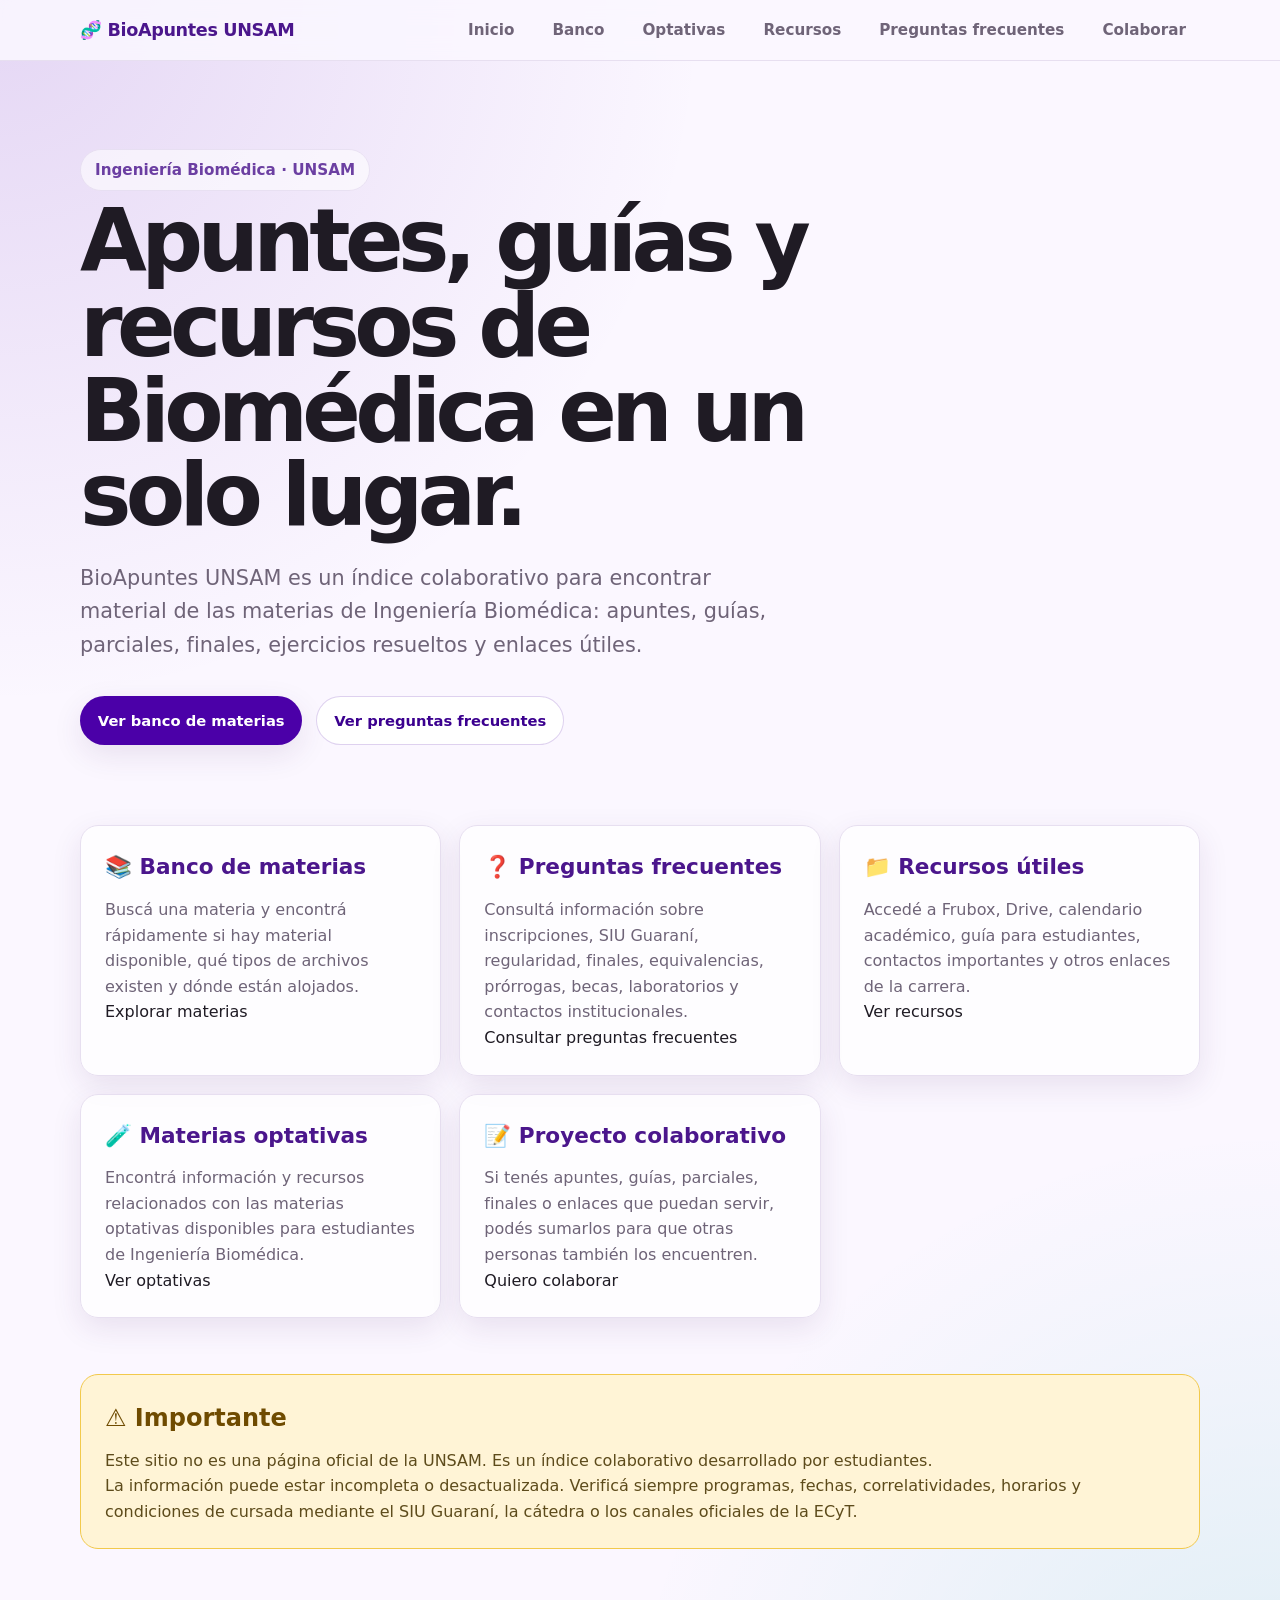
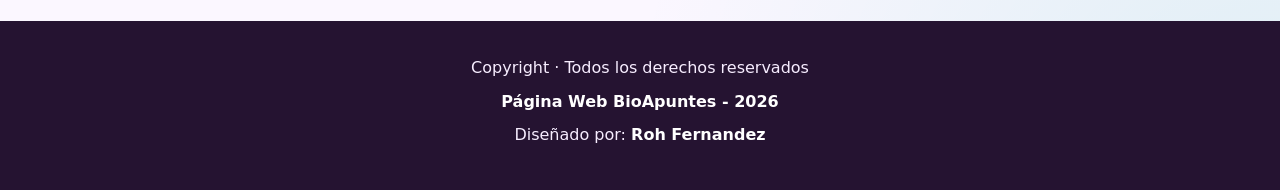
<file: index.html>
<!DOCTYPE html>
<html lang="es">
<head>
    <meta charset="UTF-8">

    <meta
        name="viewport"
        content="width=device-width, initial-scale=1.0"
    >

    <meta
        name="description"
        content="BioApuntes UNSAM: apuntes, guías, parciales, finales y recursos para estudiantes de Ingeniería Biomédica."
    >

    <title>BioApuntes UNSAM</title>

    <link rel="stylesheet" href="./styles/styles.css">

    <link
        rel="stylesheet"
        href="https://cdnjs.cloudflare.com/ajax/libs/animate.css/4.1.1/animate.min.css"
    >
</head>

<body>

    <nav class="navbar">
        <div class="navbar-container">

            <a href="./index.html" class="logo">
                🧬 BioApuntes UNSAM
            </a>

            <ul class="nav-links" id="nav-links">
                <li>
                    <a href="./index.html" aria-current="page">
                        Inicio
                    </a>
                </li>

                <li>
                    <a href="./pages/banco.html">
                        Banco
                    </a>
                </li>

                <li>
                    <a href="./pages/optativas.html">
                        Optativas
                    </a>
                </li>

                <li>
                    <a href="./pages/recursos.html">
                        Recursos
                    </a>
                </li>

                <li>
                    <a href="./pages/preguntas-frecuentes.html">
                        Preguntas frecuentes
                    </a>
                </li>

                <li>
                    <a href="./pages/colaborar.html">
                        Colaborar
                    </a>
                </li>
            </ul>

        </div>
    </nav>

    <main>

        <section class="hero animate__animated animate__fadeIn">

            <p class="eyebrow">
                Ingeniería Biomédica · UNSAM
            </p>

            <h1>
                Apuntes, guías y recursos de Biomédica en un solo lugar.
            </h1>

            <p class="hero-text">
                BioApuntes UNSAM es un índice colaborativo para encontrar
                material de las materias de Ingeniería Biomédica: apuntes,
                guías, parciales, finales, ejercicios resueltos y enlaces útiles.
            </p>

            <div class="hero-buttons">

                <a
                    href="./pages/banco.html"
                    class="btn btn-primary"
                >
                    Ver banco de materias
                </a>

                <a
                    href="./pages/preguntas-frecuentes.html"
                    class="btn btn-secondary"
                >
                    Ver preguntas frecuentes
                </a>

            </div>

        </section>

        <section class="cards-section">

            <article class="card">
                <h2>📚 Banco de materias</h2>

                <p>
                    Buscá una materia y encontrá rápidamente si hay material
                    disponible, qué tipos de archivos existen y dónde están alojados.
                </p>

                <a href="./pages/banco.html">
                    Explorar materias
                </a>
            </article>

            <article class="card">
                <h2>❓ Preguntas frecuentes</h2>

                <p>
                    Consultá información sobre inscripciones, SIU Guaraní,
                    regularidad, finales, equivalencias, prórrogas, becas,
                    laboratorios y contactos institucionales.
                </p>

                <a href="./pages/preguntas-frecuentes.html">
                    Consultar preguntas frecuentes
                </a>
            </article>

            <article class="card">
                <h2>📁 Recursos útiles</h2>

                <p>
                    Accedé a Frubox, Drive, calendario académico, guía para
                    estudiantes, contactos importantes y otros enlaces de la carrera.
                </p>

                <a href="./pages/recursos.html">
                    Ver recursos
                </a>
            </article>

            <article class="card">
                <h2>🧪 Materias optativas</h2>

                <p>
                    Encontrá información y recursos relacionados con las materias
                    optativas disponibles para estudiantes de Ingeniería Biomédica.
                </p>

                <a href="./pages/optativas.html">
                    Ver optativas
                </a>
            </article>

            <article class="card">
                <h2>📝 Proyecto colaborativo</h2>

                <p>
                    Si tenés apuntes, guías, parciales, finales o enlaces que puedan
                    servir, podés sumarlos para que otras personas también los encuentren.
                </p>

                <a href="./pages/colaborar.html">
                    Quiero colaborar
                </a>
            </article>

        </section>

        <section class="notice">

            <h2>⚠️ Importante</h2>

            <p>
                Este sitio no es una página oficial de la UNSAM. Es un índice
                colaborativo desarrollado por estudiantes.
            </p>

            <p>
                La información puede estar incompleta o desactualizada. Verificá
                siempre programas, fechas, correlatividades, horarios y condiciones
                de cursada mediante el SIU Guaraní, la cátedra o los canales oficiales
                de la ECyT.
            </p>

        </section>

    </main>

    <footer id="contacto">

        <div>

            <p>
                Copyright · Todos los derechos reservados
            </p>

            <p>
                <a href="./index.html">
                    <strong class="text-footer">
                        Página Web BioApuntes - 2026
                    </strong>
                </a>
            </p>

            <div class="git-hub">

                <p>
                    Diseñado por:

                    <a
                        class="text-footer"
                        href="https://github.com/ro-fer"
                        target="_blank"
                        rel="noopener noreferrer"
                    >
                        Roh Fernandez
                    </a>
                </p>

            </div>

        </div>

    </footer>

</body>
</html>
</file>
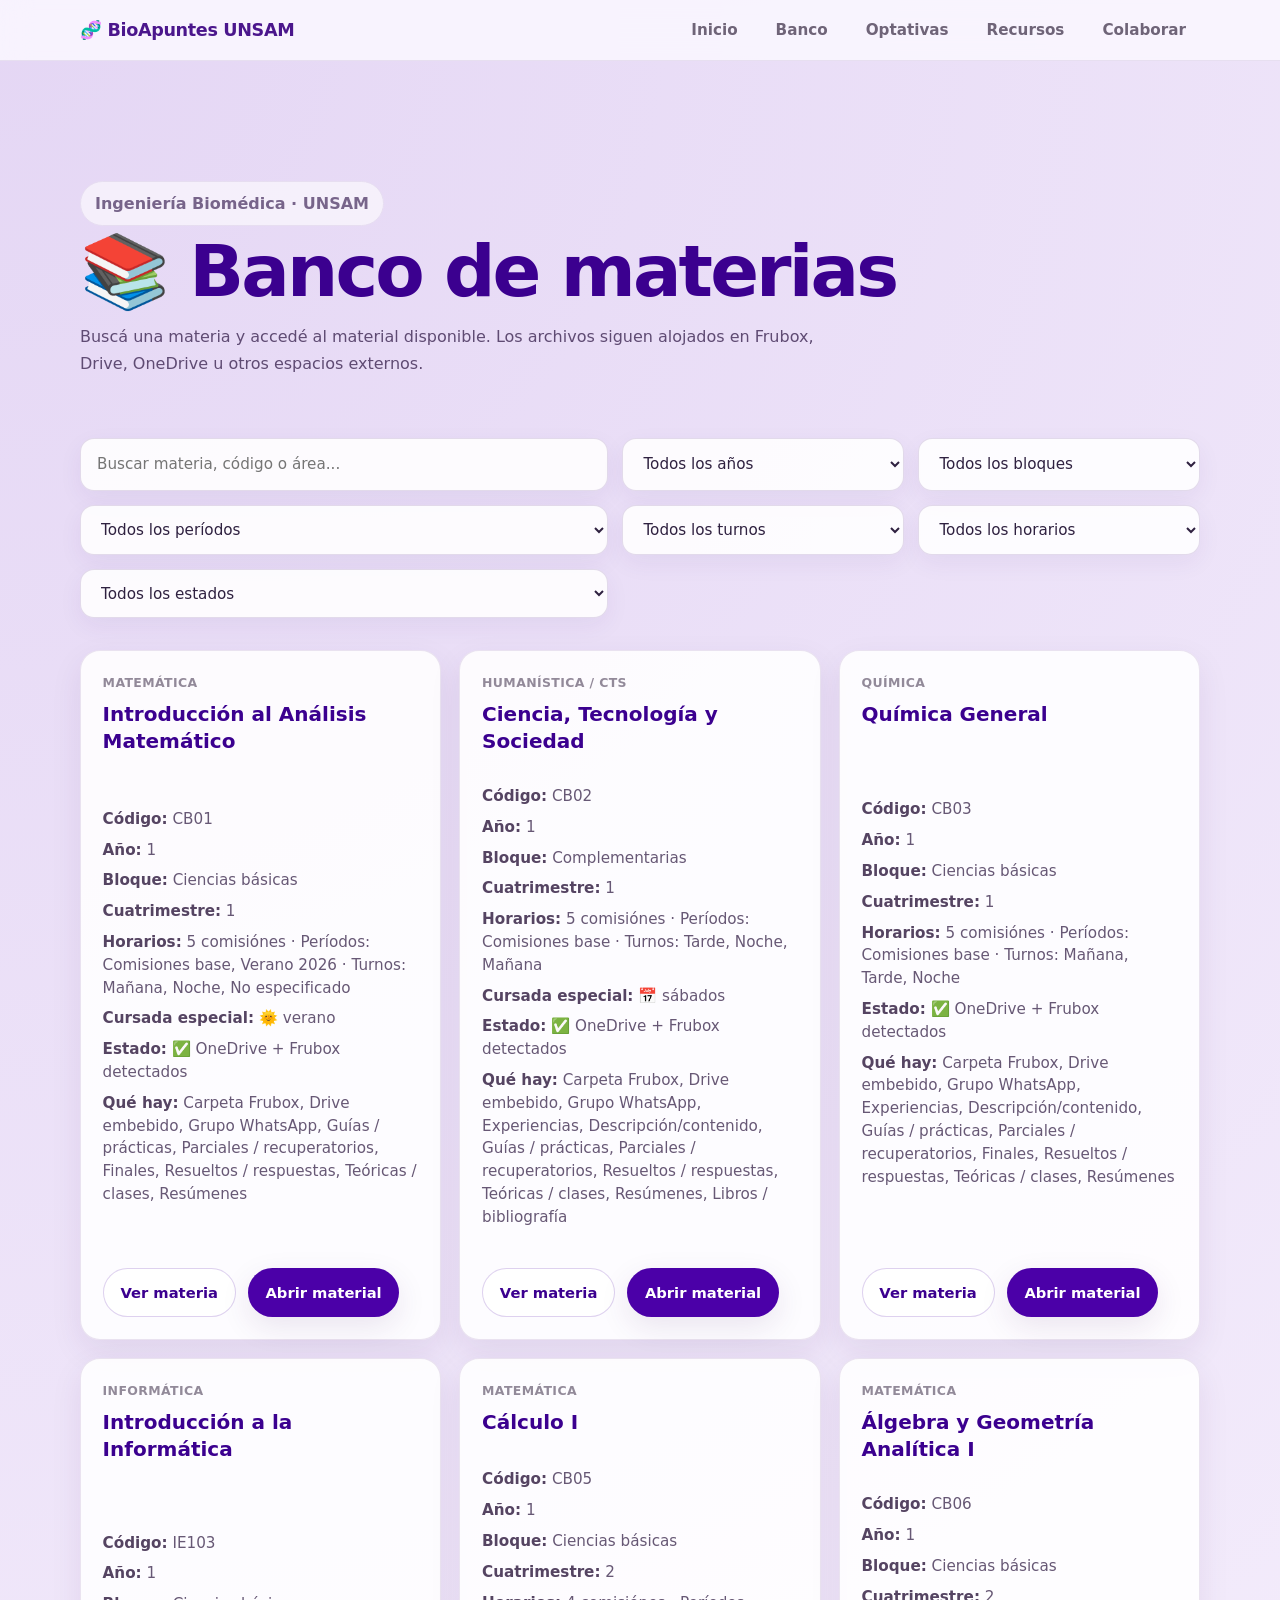
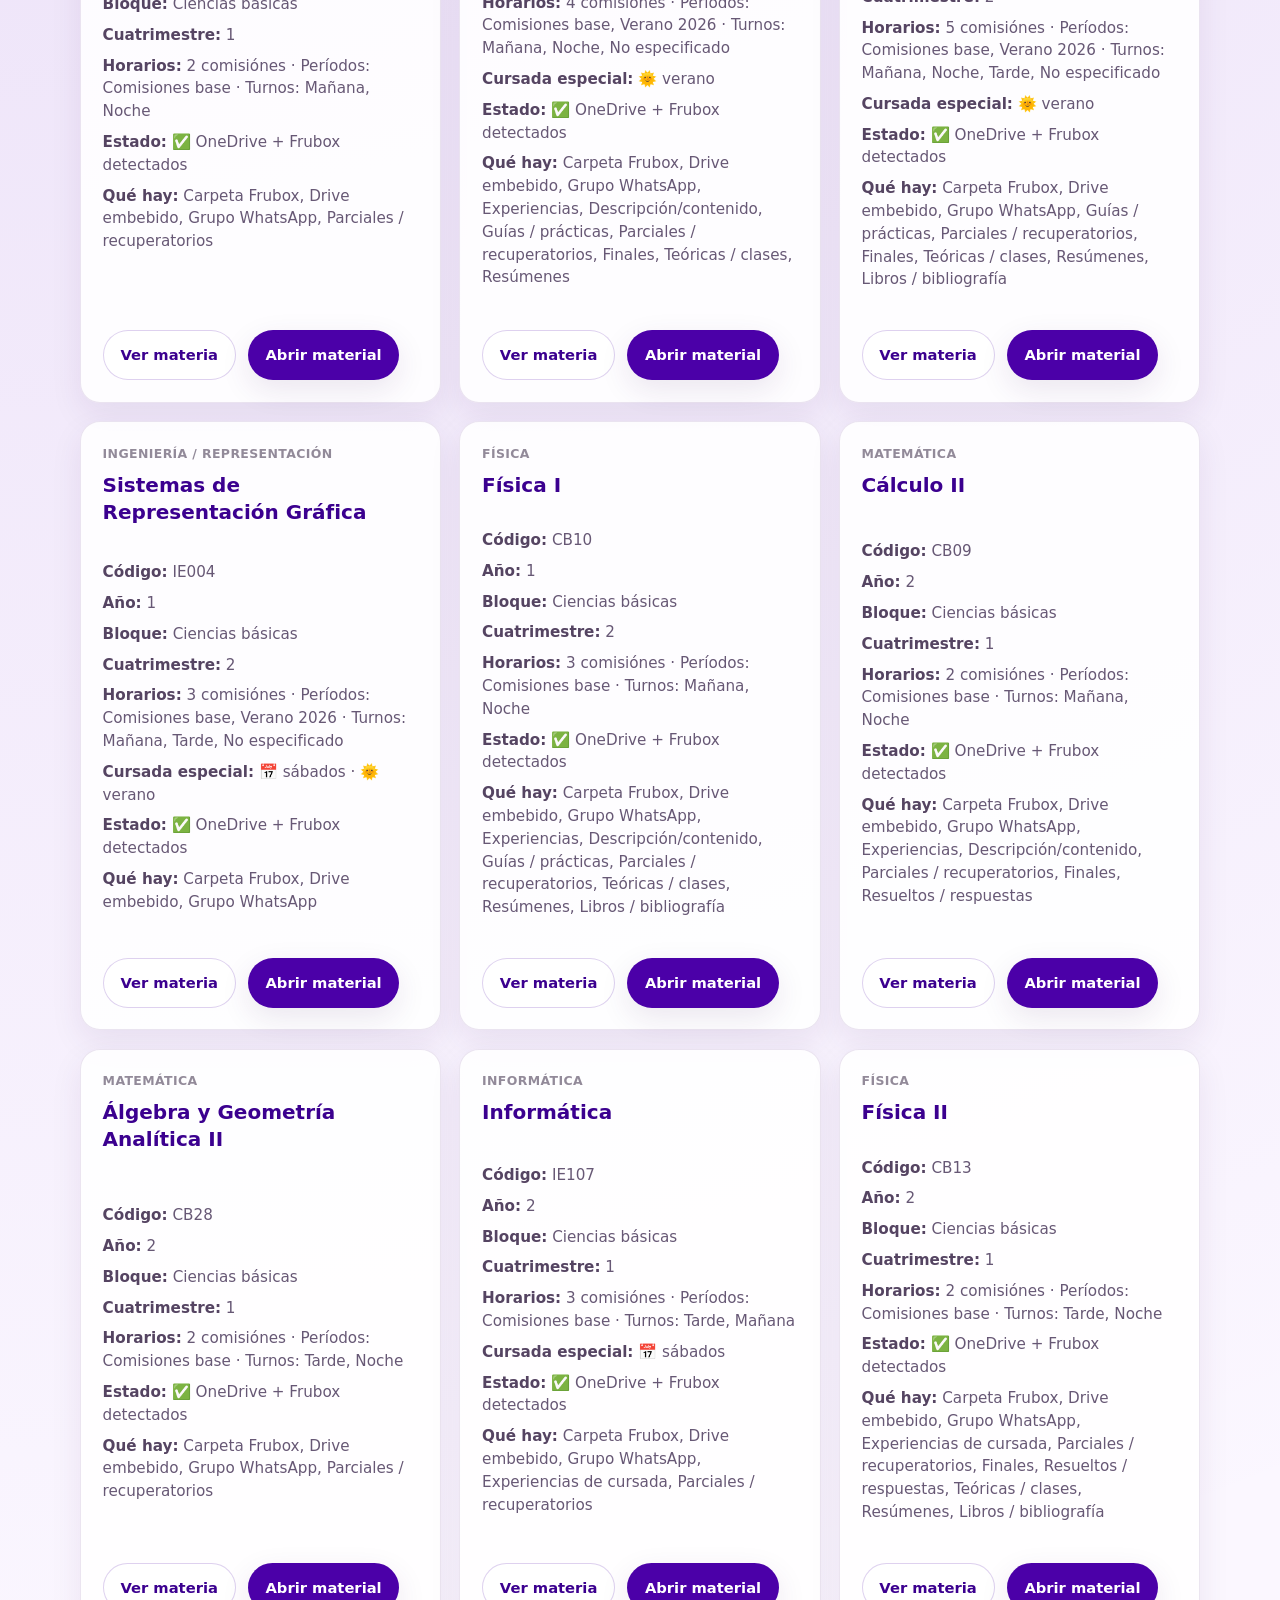
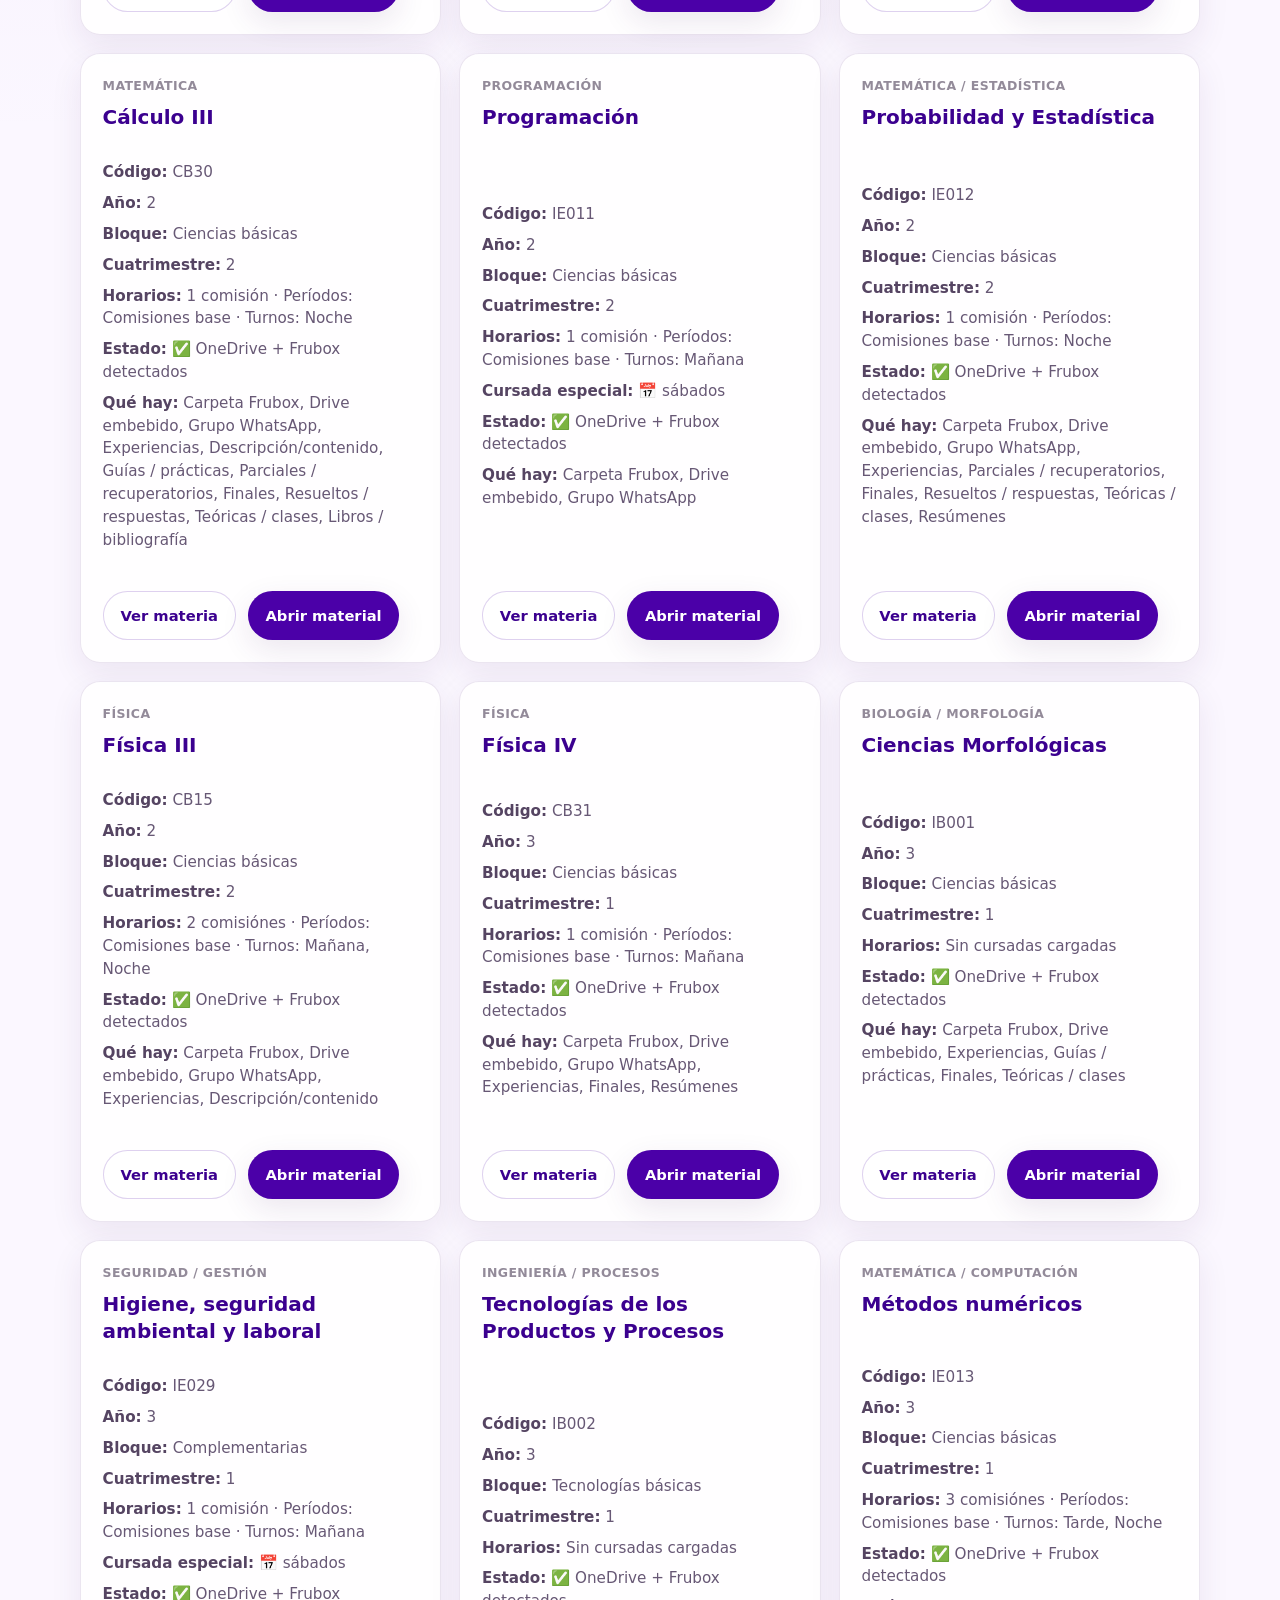
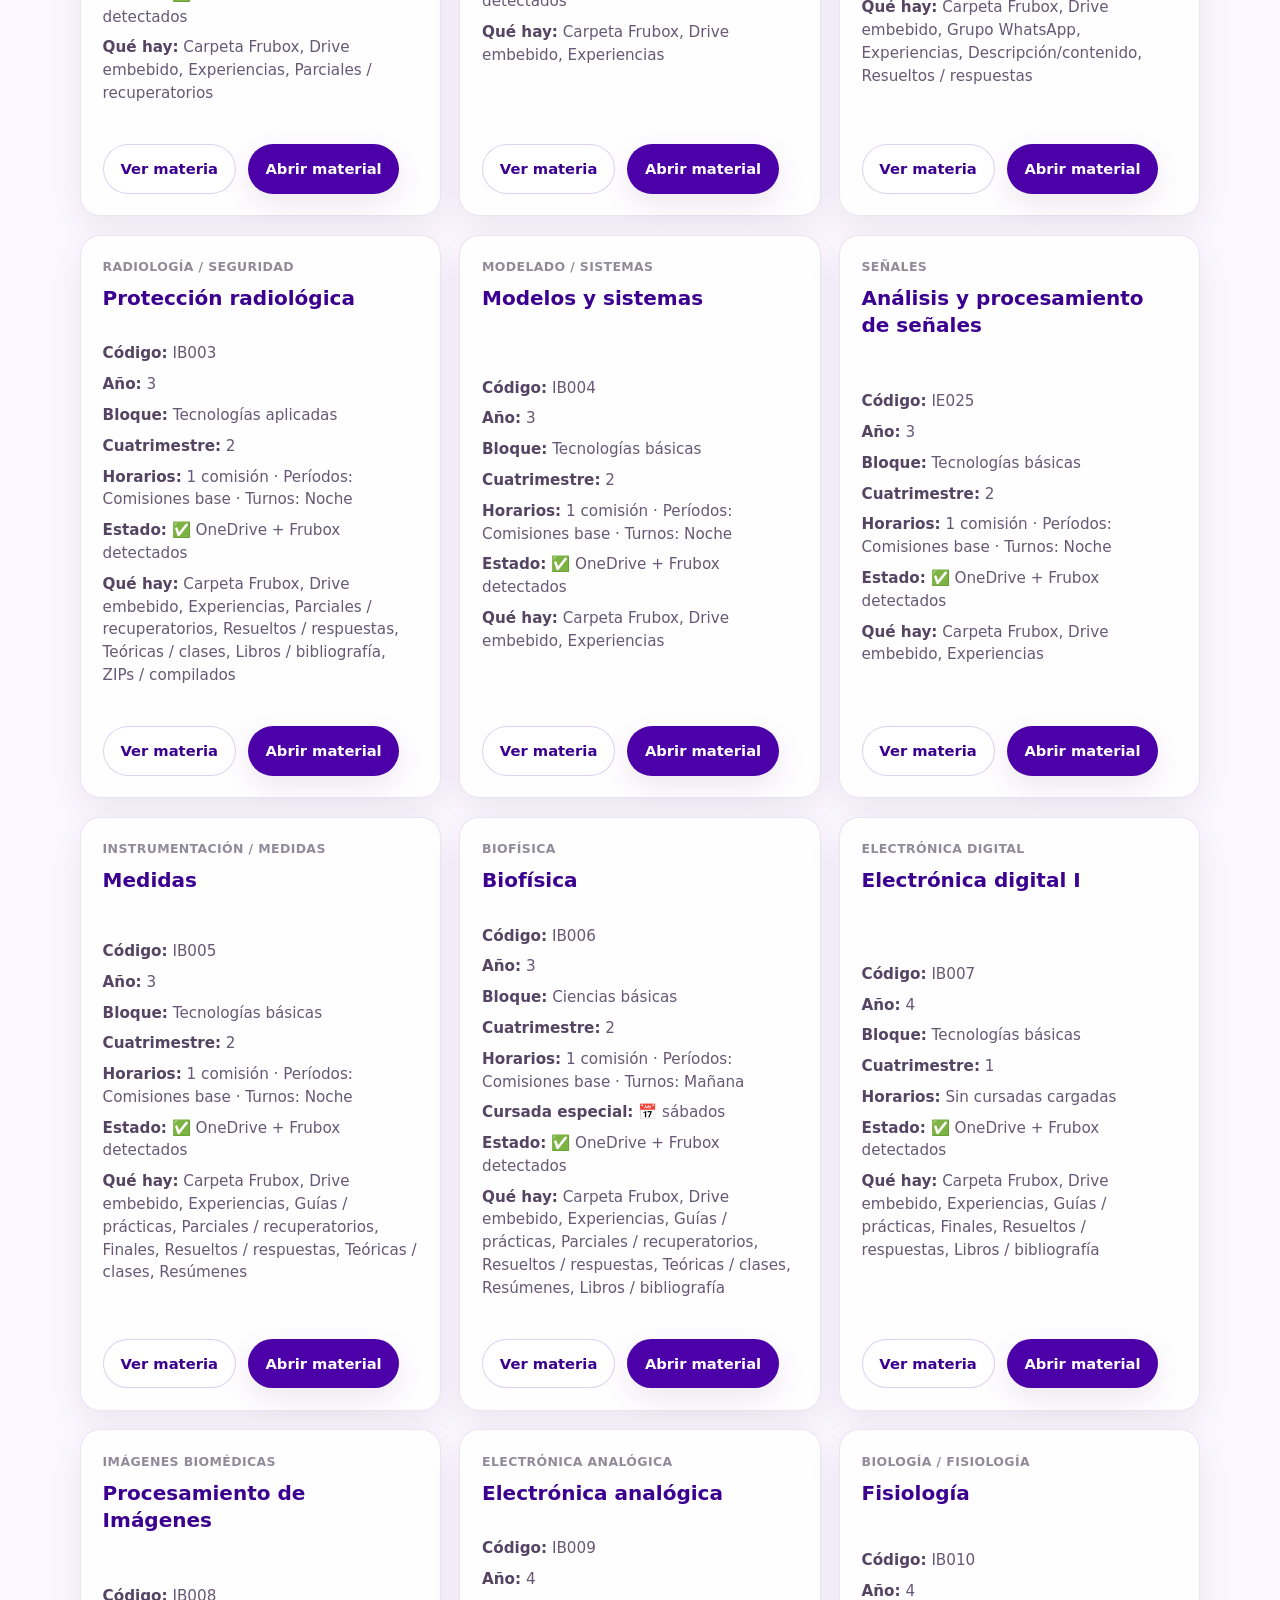
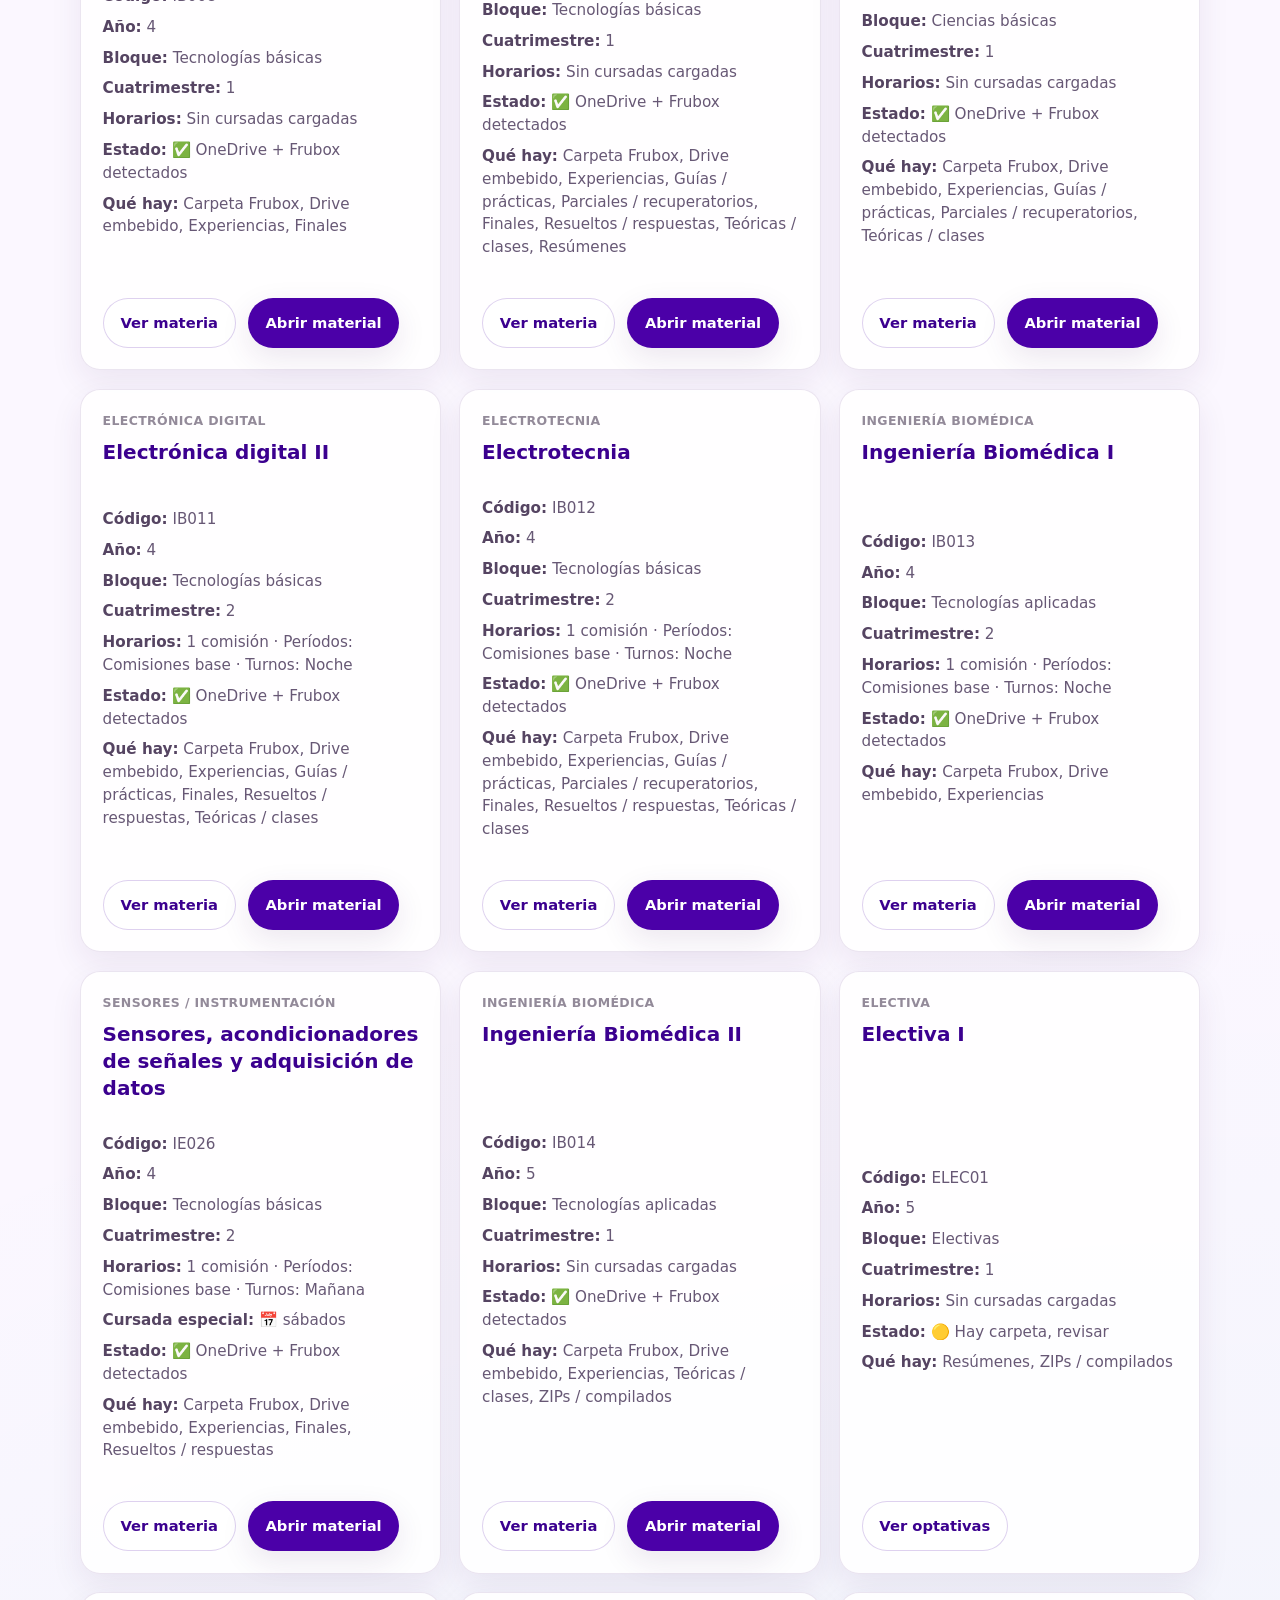
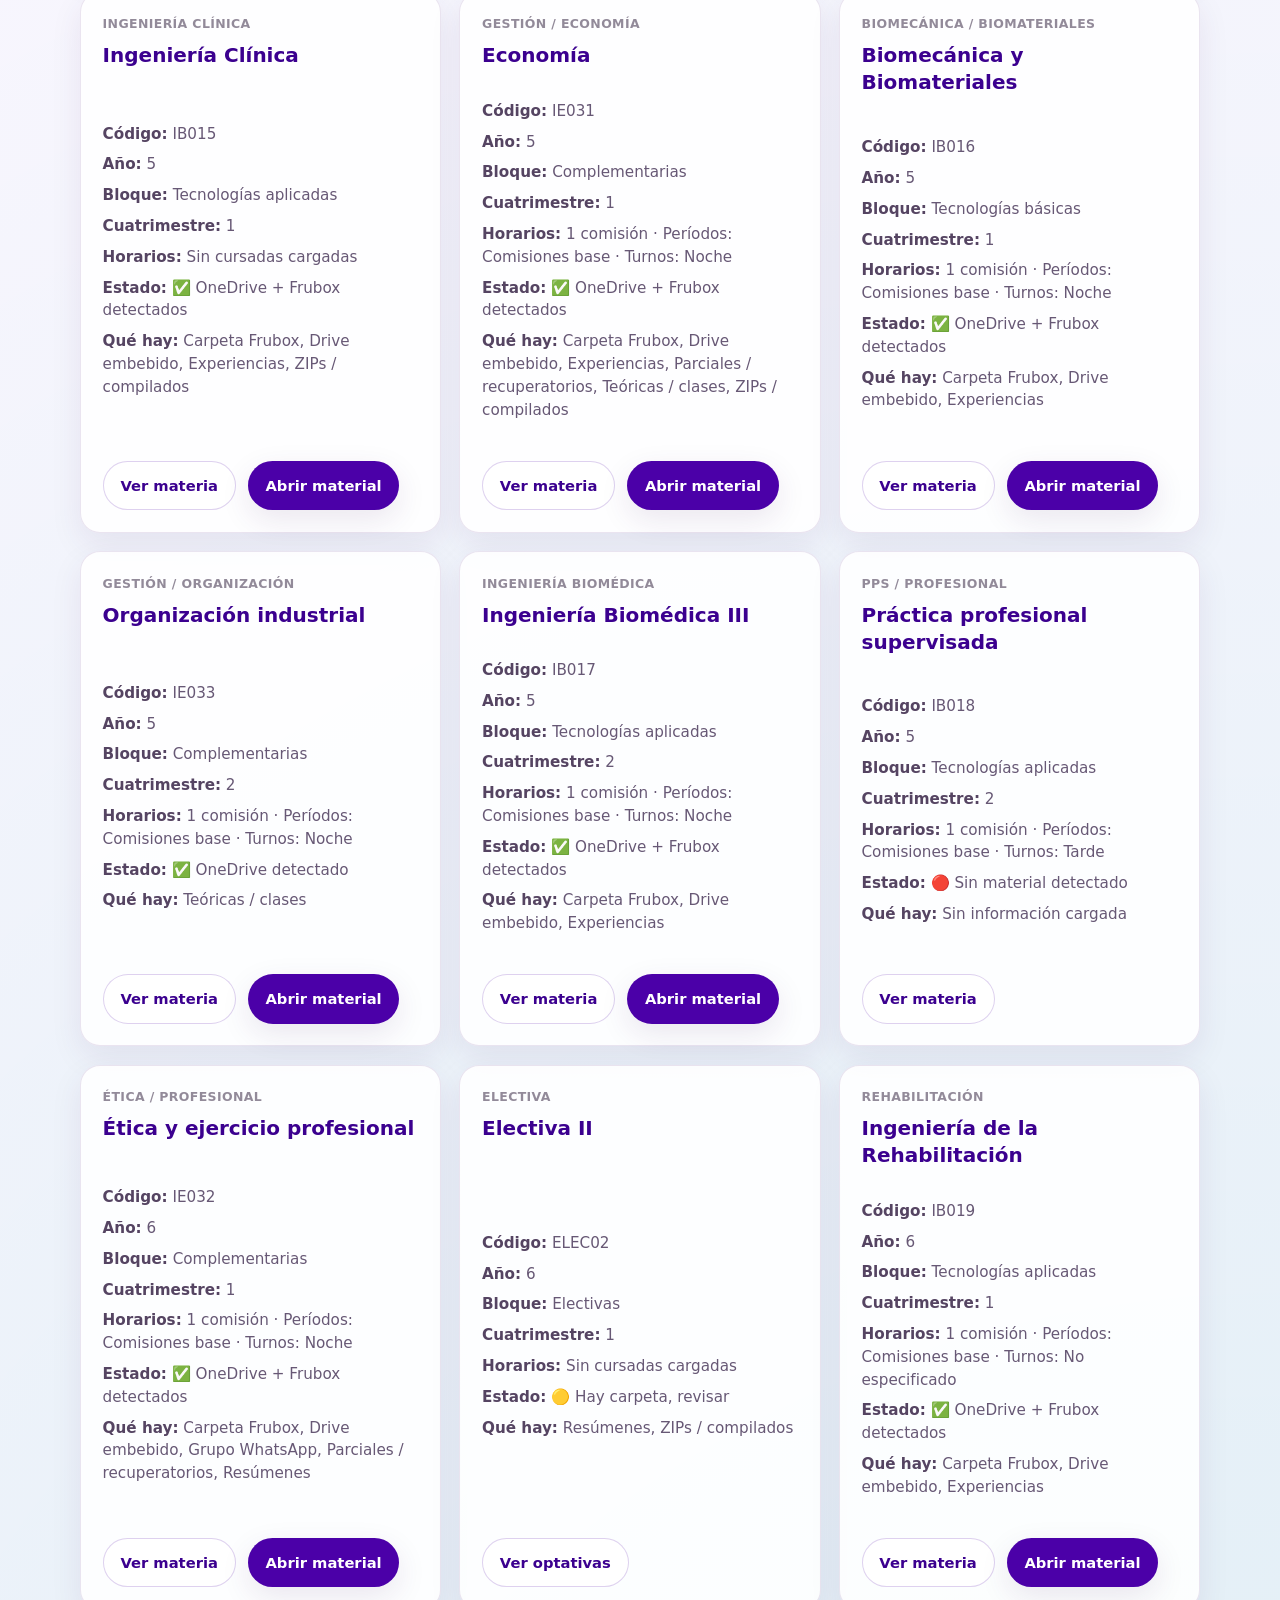
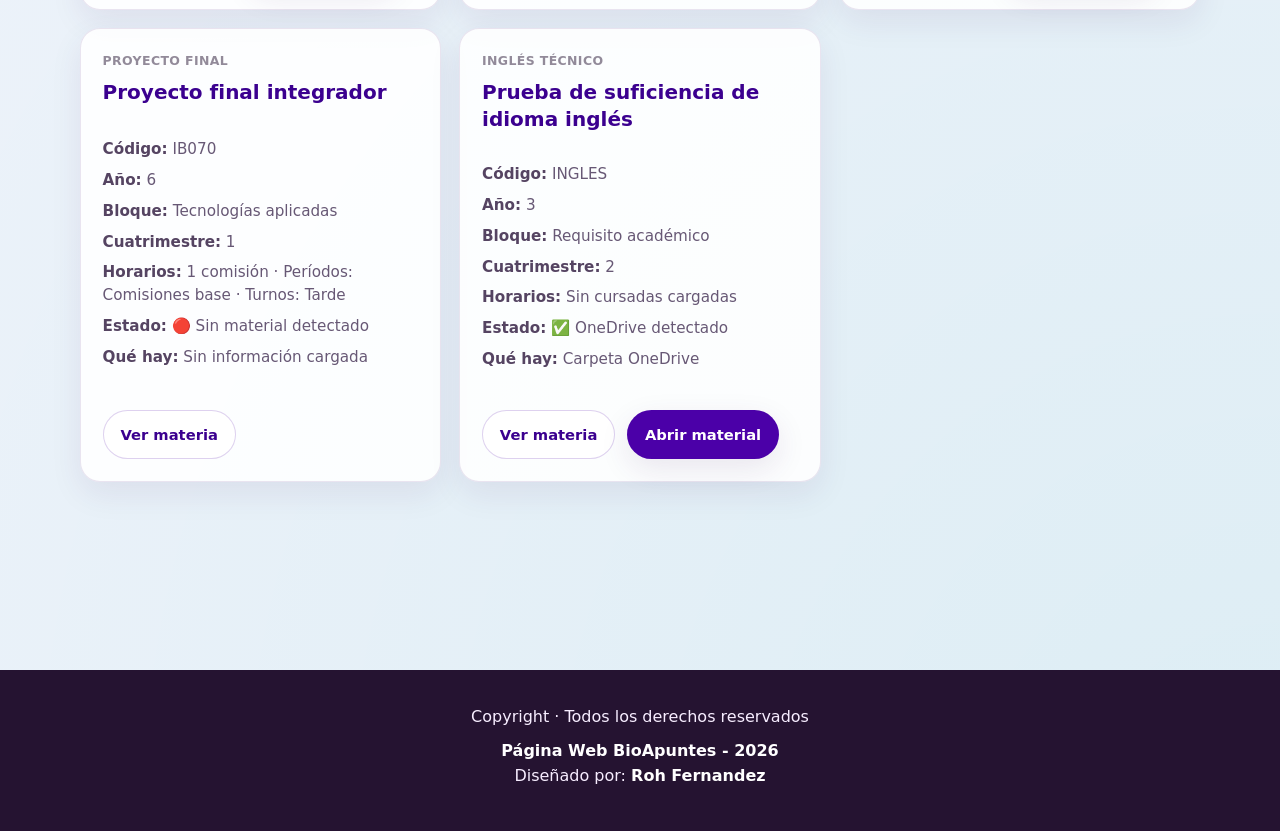
<file: pages/banco.html>
<!DOCTYPE html>
<html lang="es">
<head>
    <meta charset="UTF-8">
    <meta name="viewport" content="width=device-width, initial-scale=1.0">
    <title>Banco de materias | BioApuntes UNSAM</title>
    <link rel="stylesheet" href="../styles/styles.css">
    <link rel="stylesheet" href="../styles/bioapuntes-ajustes.css">
</head>

<body>

    <nav class="navbar">
        <div class="navbar-container">
            <a href="../index.html" class="logo">🧬 BioApuntes UNSAM</a>

            <ul class="nav-links" id="nav-links">
                <li><a href="../index.html">Inicio</a></li>
                <li><a href="./banco.html">Banco</a></li>
                <li><a href="./optativas.html">Optativas</a></li>
                <li><a href="./recursos.html">Recursos</a></li>
                <li><a href="./colaborar.html">Colaborar</a></li>
            </ul>
        </div>
    </nav>

    <main class="page-main">

        <section class="page-header">
            <p class="eyebrow">Ingeniería Biomédica · UNSAM</p>
            <h1>📚 Banco de materias</h1>
            <p>
                Buscá una materia y accedé al material disponible. Los archivos siguen alojados
                en Frubox, Drive, OneDrive u otros espacios externos.
            </p>
        </section>

        <section class="filters">
            <input 
                type="text" 
                id="searchInput" 
                placeholder="Buscar materia, código o área..."
            >

            <select id="yearFilter">
                <option value="">Todos los años</option>
                <option value="1">1° año</option>
                <option value="2">2° año</option>
                <option value="3">3° año</option>
                <option value="4">4° año</option>
                <option value="5">5° año</option>
                <option value="6">6° año</option>
            </select>

            <select id="blockFilter">
                <option value="">Todos los bloques</option>
                <option value="Ciencias básicas">Ciencias básicas</option>
                <option value="Tecnologías básicas">Tecnologías básicas</option>
                <option value="Tecnologías aplicadas">Tecnologías aplicadas</option>
                <option value="Complementarias">Complementarias</option>
                <option value="Electivas">Electivas</option>
                <option value="Requisito académico">Requisito académico</option>
            </select>



            <select id="periodFilter">
                <option value="">Todos los períodos</option>
            </select>

            <select id="turnoFilter">
                <option value="">Todos los turnos</option>
                <option value="Mañana">Mañana</option>
                <option value="Tarde">Tarde</option>
                <option value="Noche">Noche</option>
                <option value="No especificado">No especificado</option>
            </select>

            <select id="scheduleFilter">
                <option value="">Todos los horarios</option>
                <option value="con-horario">Con horario cargado</option>
                <option value="sabados">Se dicta sábados</option>
                <option value="verano">Se dicta en verano</option>
            </select>

            <select id="statusFilter">
                <option value="">Todos los estados</option>
                <option value="✅">✅ Hay material</option>
                <option value="🟡">🟡 Revisar</option>
                <option value="🔴">🔴 Sin material</option>
                <option value="⚠️">⚠️ Dudoso</option>
            </select>
        </section>

        <section id="materiasContainer" class="materias-grid">
            <div class="empty-state">
                <h2>Cargando materias...</h2>
                <p>Un segundo, el banco está despertando 🧬</p>
            </div>
        </section>

    </main>

    <footer id="contacto">
        <div>
            <p>Copyright · Todos los derechos reservados</p>

            <div>
                <a href="../index.html">
                    <strong class="text-footer">Página Web BioApuntes - 2026</strong>
                </a>
            </div>

            <div class="git-hub">
                <p>
                    Diseñado por:
                    <a class="text-footer" href="https://github.com/ro-fer" target="_blank">
                        Roh Fernandez
                    </a>
                </p>
            </div>
        </div>
    </footer>

    <script src="../scripts/banco.js"></script>
</body>
</html>
</file>
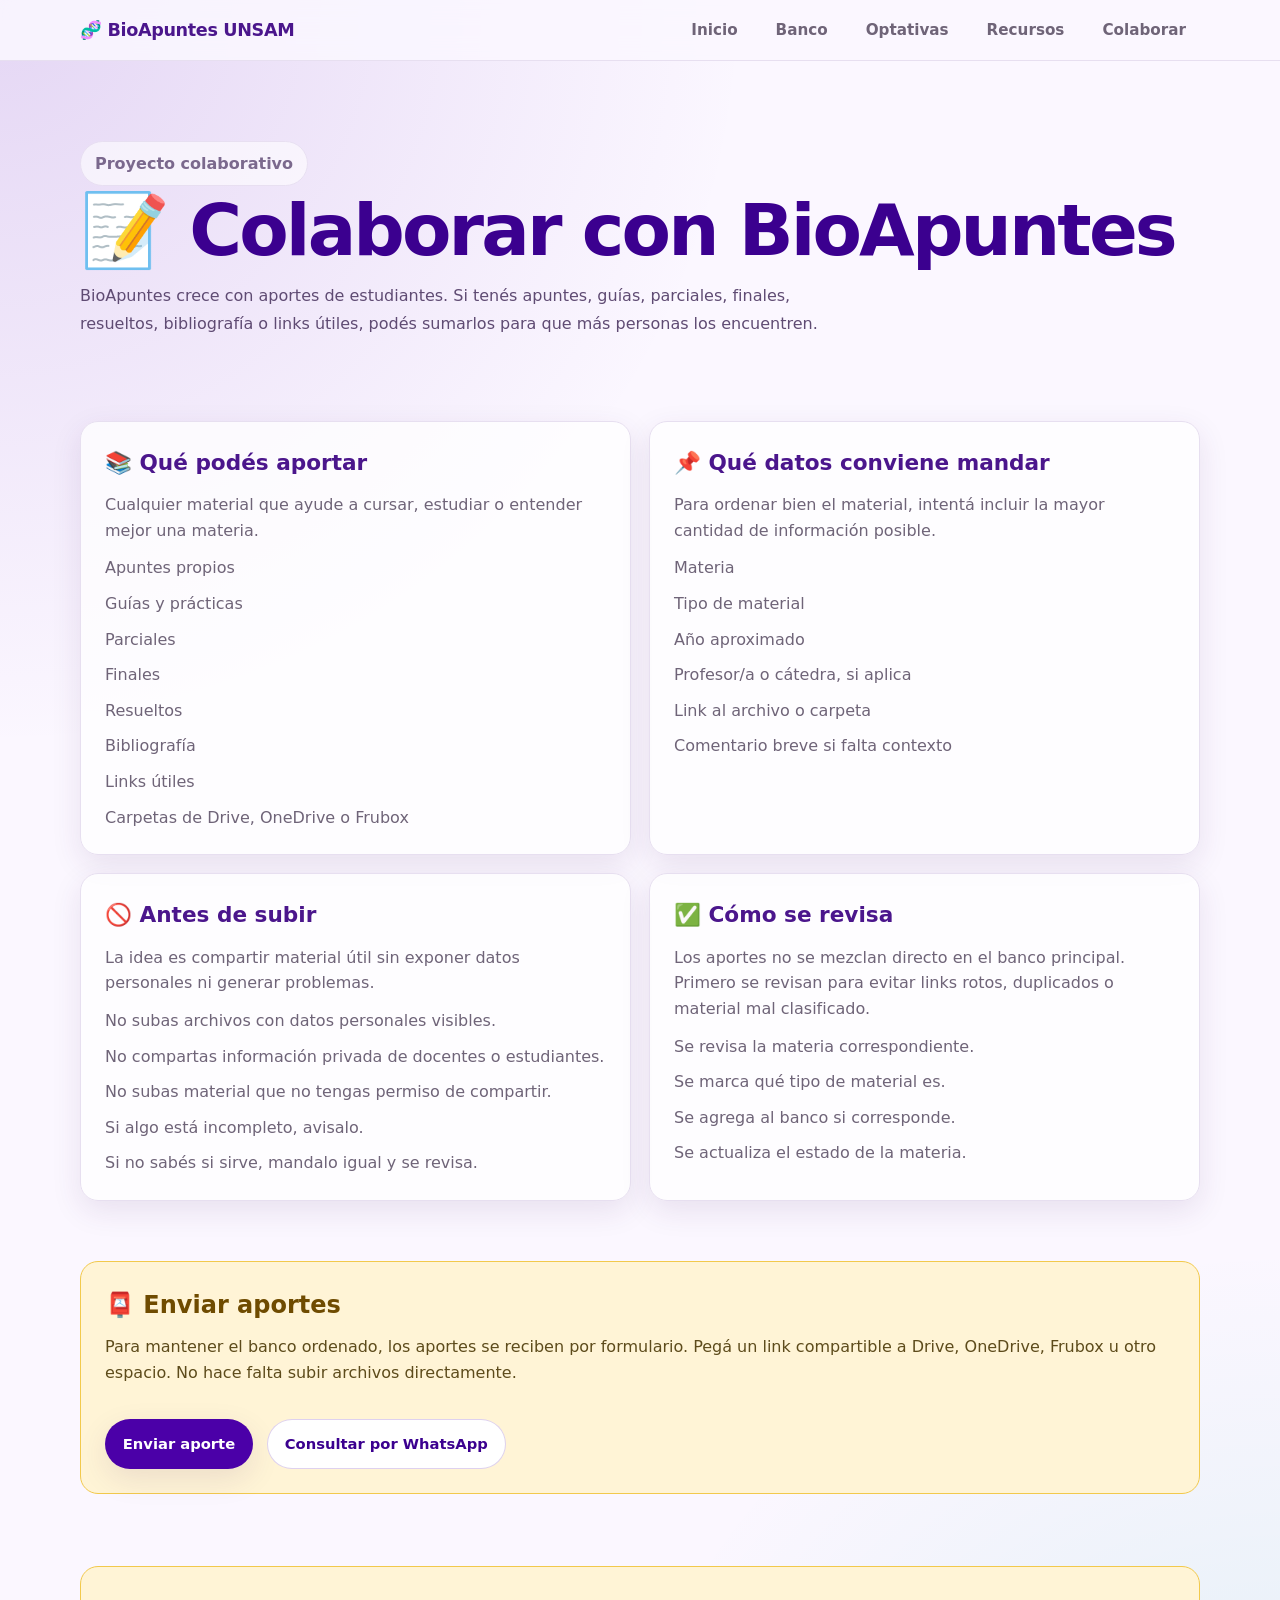
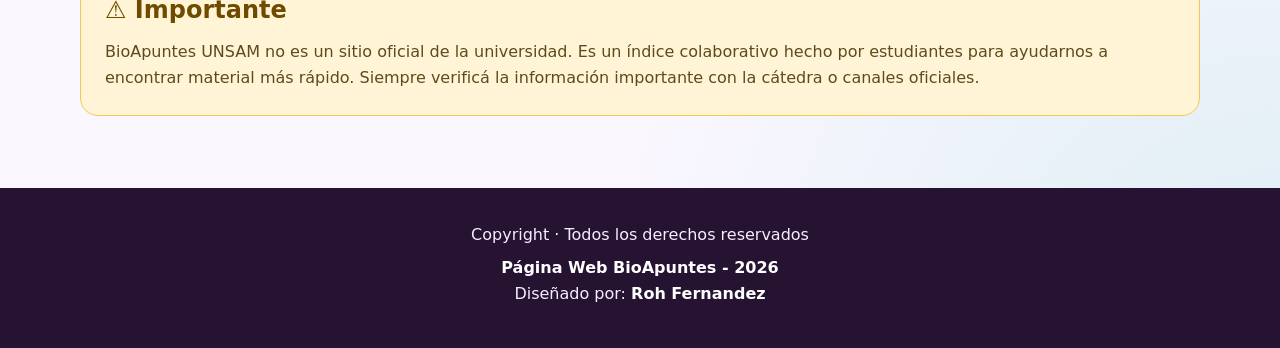
<file: pages/colaborar.html>
<!DOCTYPE html>
<html lang="es">
<head>
    <meta charset="UTF-8">
    <meta name="viewport" content="width=device-width, initial-scale=1.0">
    <title>Colaborar | BioApuntes UNSAM</title>
    <link rel="stylesheet" href="../styles/styles.css"
</head>

<body>

    <nav class="navbar">
        <div class="navbar-container">
            <a href="../index.html" class="logo">🧬 BioApuntes UNSAM</a>

            <ul class="nav-links">
                <li><a href="../index.html">Inicio</a></li>
                <li><a href="./banco.html">Banco</a></li>
                <li><a href="./optativas.html">Optativas</a></li>
                <li><a href="./recursos.html">Recursos</a></li>
                <li><a href="./colaborar.html">Colaborar</a></li>
            </ul>
        </div>
    </nav>

    <main>
        <section class="page-header">
            <p class="eyebrow">Proyecto colaborativo</p>

            <h1>📝 Colaborar con BioApuntes</h1>

            <p>
                BioApuntes crece con aportes de estudiantes. Si tenés apuntes,
                guías, parciales, finales, resueltos, bibliografía o links útiles,
                podés sumarlos para que más personas los encuentren.
            </p>
        </section>

        <section class="cards-grid">

            <article class="card">
                <h2>📚 Qué podés aportar</h2>
                <p>
                    Cualquier material que ayude a cursar, estudiar o entender mejor una materia.
                </p>

                <ul>
                    <li>Apuntes propios</li>
                    <li>Guías y prácticas</li>
                    <li>Parciales</li>
                    <li>Finales</li>
                    <li>Resueltos</li>
                    <li>Bibliografía</li>
                    <li>Links útiles</li>
                    <li>Carpetas de Drive, OneDrive o Frubox</li>
                </ul>
            </article>

            <article class="card">
                <h2>📌 Qué datos conviene mandar</h2>
                <p>
                    Para ordenar bien el material, intentá incluir la mayor cantidad de información posible.
                </p>

                <ul>
                    <li>Materia</li>
                    <li>Tipo de material</li>
                    <li>Año aproximado</li>
                    <li>Profesor/a o cátedra, si aplica</li>
                    <li>Link al archivo o carpeta</li>
                    <li>Comentario breve si falta contexto</li>
                </ul>
            </article>

            <article class="card">
                <h2>🚫 Antes de subir</h2>
                <p>
                    La idea es compartir material útil sin exponer datos personales ni generar problemas.
                </p>

                <ul>
                    <li>No subas archivos con datos personales visibles.</li>
                    <li>No compartas información privada de docentes o estudiantes.</li>
                    <li>No subas material que no tengas permiso de compartir.</li>
                    <li>Si algo está incompleto, avisalo.</li>
                    <li>Si no sabés si sirve, mandalo igual y se revisa.</li>
                </ul>
            </article>

            <article class="card">
                <h2>✅ Cómo se revisa</h2>
                <p>
                    Los aportes no se mezclan directo en el banco principal. Primero se revisan
                    para evitar links rotos, duplicados o material mal clasificado.
                </p>

                <ul>
                    <li>Se revisa la materia correspondiente.</li>
                    <li>Se marca qué tipo de material es.</li>
                    <li>Se agrega al banco si corresponde.</li>
                    <li>Se actualiza el estado de la materia.</li>
                </ul>
            </article>

        </section>

        <section class="notice">
            <h2>📮 Enviar aportes</h2>

            <p>
                Para mantener el banco ordenado, los aportes se reciben por formulario.
                Pegá un link compartible a Drive, OneDrive, Frubox u otro espacio.
                No hace falta subir archivos directamente.
            </p>

            <div class="hero-buttons">
                <a href="https://forms.gle/RU6Wj86cGyJW4NzN9" target="_blank" class="btn btn-primary">
                    Enviar aporte
                </a>

                <a href="https://chat.whatsapp.com/CgijOxo6UWiEfLTAS1dfyy" target="_blank" class="btn btn-secondary">
                    Consultar por WhatsApp
                </a>
            </div>
        </section>

        <section class="notice">
            <h2>⚠️ Importante</h2>

            <p>
                BioApuntes UNSAM no es un sitio oficial de la universidad. Es un índice colaborativo
                hecho por estudiantes para ayudarnos a encontrar material más rápido.
                Siempre verificá la información importante con la cátedra o canales oficiales.
            </p>
        </section>
    </main>

    <footer id="contacto">
        <div>
            <p>Copyright · Todos los derechos reservados</p>

            <div>
                <a href="../index.html">
                    <strong class="text-footer">Página Web BioApuntes - 2026</strong>
                </a>
            </div>

            <div class="git-hub">
                <p>
                    Diseñado por:
                    <a class="text-footer" href="https://github.com/ro-fer" target="_blank">
                        Roh Fernandez
                    </a>
                </p>
            </div>
        </div>
    </footer>

</body>
</html>
</file>
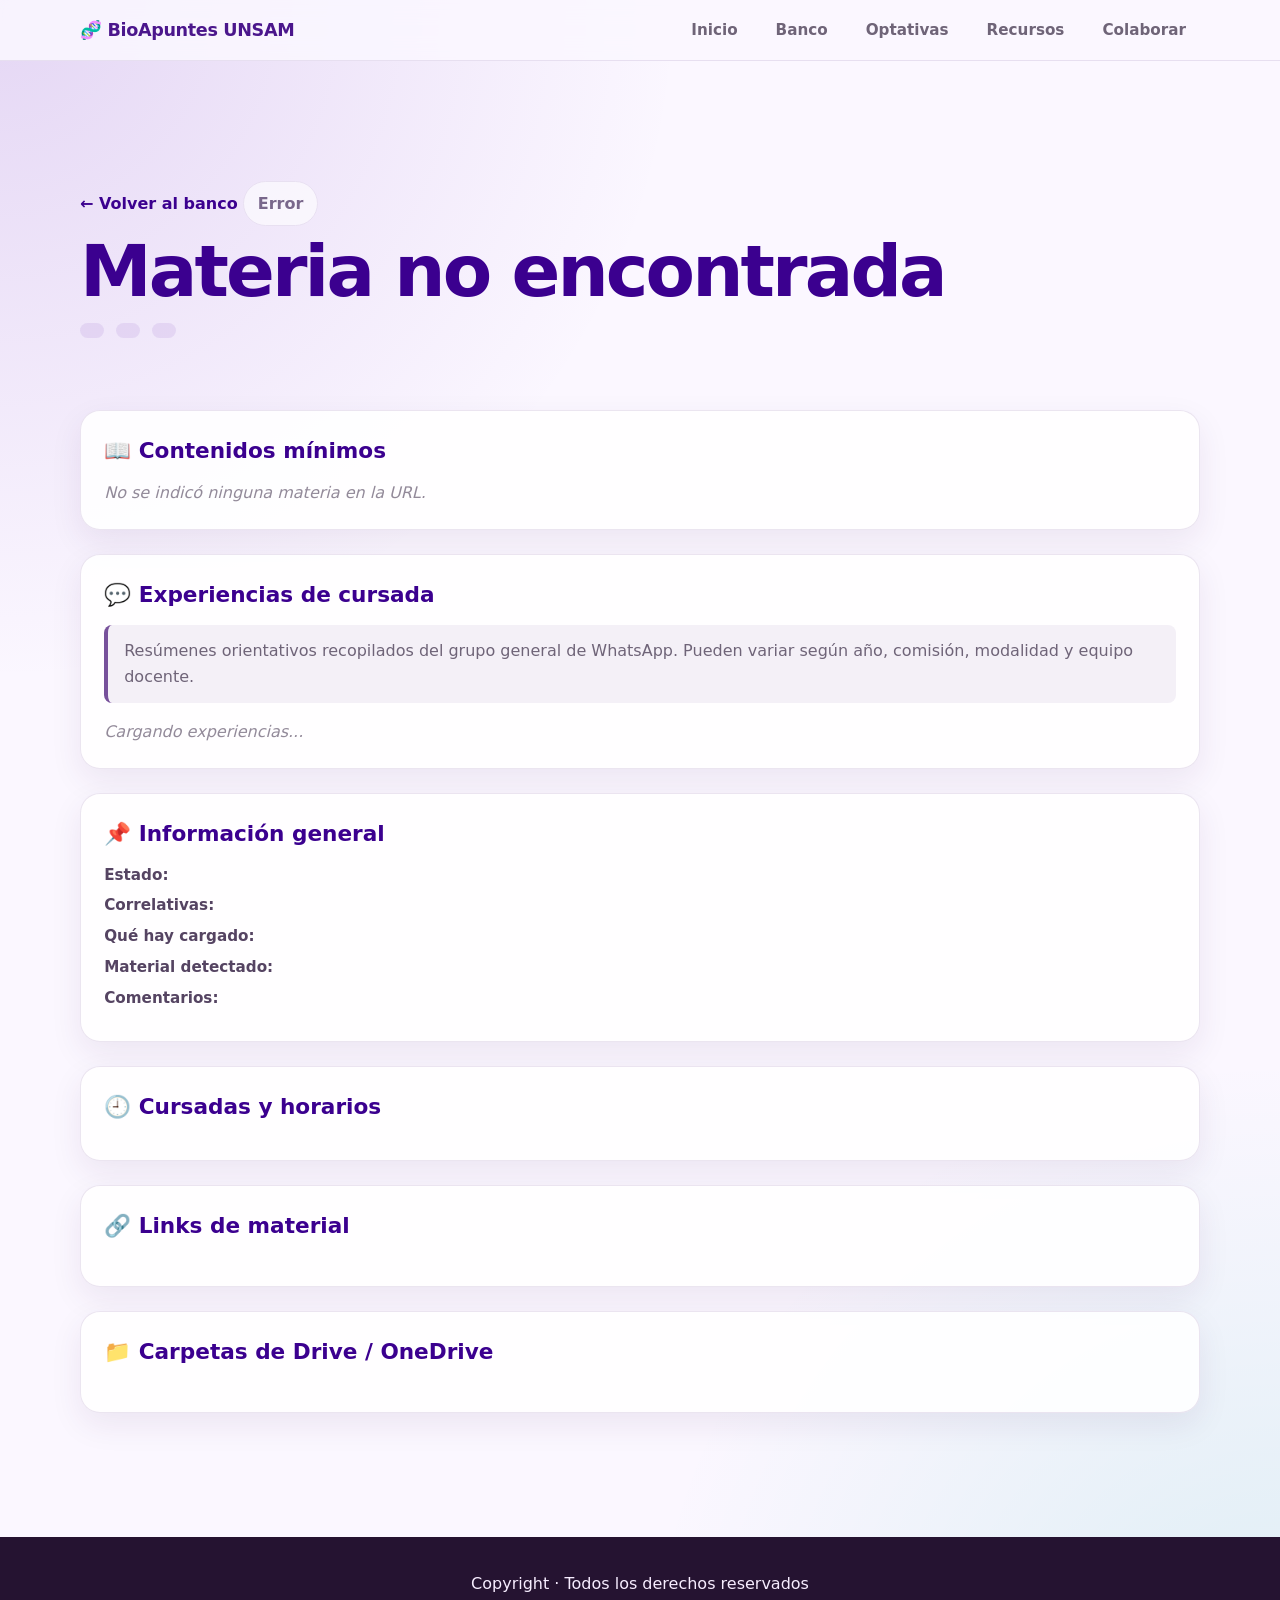
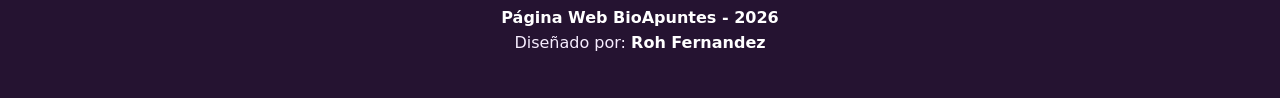
<file: pages/materia.html>
<!DOCTYPE html>
<html lang="es">
<head>
    <meta charset="UTF-8">
    <meta name="viewport" content="width=device-width, initial-scale=1.0">
    <title>Materia | BioApuntes UNSAM</title>
    <link rel="stylesheet" href="../styles/styles.css">
    <link rel="stylesheet" href="../styles/bioapuntes-ajustes.css?v=20260730-2">
</head>

<body>
    <nav class="navbar">
        <div class="navbar-container">
            <a href="../index.html" class="logo">🧬 BioApuntes UNSAM</a>

            <ul class="nav-links" id="nav-links">
                <li><a href="../index.html">Inicio</a></li>
                <li><a href="./banco.html">Banco</a></li>
                <li><a href="./optativas.html">Optativas</a></li>
                <li><a href="./recursos.html">Recursos</a></li>
                <li><a href="./colaborar.html">Colaborar</a></li>
            </ul>
        </div>
    </nav>

    <main class="materia-page">
        <section class="page-header">
            <a href="./banco.html" class="back-link">← Volver al banco</a>

            <p class="eyebrow" id="materia-area">Materia</p>
            <h1 id="materia-nombre">Cargando materia...</h1>

            <div class="materia-meta">
                <span id="materia-codigo"></span>
                <span id="materia-anio"></span>
                <span id="materia-cuatrimestre"></span>
            </div>
        </section>

        <section class="materia-layout">
            <article class="card materia-contenidos-card">
                <h2>📖 Contenidos mínimos</h2>
                <div id="materia-contenidos" class="contenidos-minimos"></div>
            </article>

            <article class="card materia-experiencias-card" id="materia-experiencias-card">
                <h2>💬 Experiencias de cursada</h2>
                <p class="experiencias-aviso">
                    Resúmenes orientativos recopilados del grupo general de WhatsApp.
                    Pueden variar según año, comisión, modalidad y equipo docente.
                </p>
                <div id="materia-experiencias" class="experiencias-lista"><p class="empty-text">Cargando experiencias...</p></div>
            </article>

            <article class="card materia-info-card">
                <h2>📌 Información general</h2>
                <p><strong>Estado:</strong> <span id="materia-estado"></span></p>
                <p><strong>Correlativas:</strong> <span id="materia-correlativas"></span></p>
                <p><strong>Qué hay cargado:</strong> <span id="materia-que-hay"></span></p>
                <p><strong>Material detectado:</strong> <span id="materia-material-detectado"></span></p>
                <p><strong>Comentarios:</strong> <span id="materia-comentarios"></span></p>
            </article>



            <article class="card materia-cursadas-card">
                <h2>🕘 Cursadas y horarios</h2>
                <div id="materia-cursadas" class="cursadas-list"></div>
            </article>

            <article class="card materia-links-card">
                <h2>🔗 Links de material</h2>
                <div id="materia-links" class="links-list"></div>
            </article>

            <article class="card materia-drive-card">
                <h2>📁 Carpetas de Drive / OneDrive</h2>
                <div id="materia-carpetas-drive" class="links-list"></div>
            </article>
        </section>
    </main>

    <footer id="contacto">
        <div>
            <p>Copyright · Todos los derechos reservados</p>
            <div>
                <a href="../index.html">
                    <strong class="text-footer">Página Web BioApuntes - 2026</strong>
                </a>
            </div>
            <div class="git-hub">
                <p>
                    Diseñado por:
                    <a class="text-footer" href="https://github.com/ro-fer" target="_blank">Roh Fernandez</a>
                </p>
            </div>
        </div>
    </footer>

    <script src="../scripts/materia.js?v=20260730-2"></script>
</body>
</html>
</file>
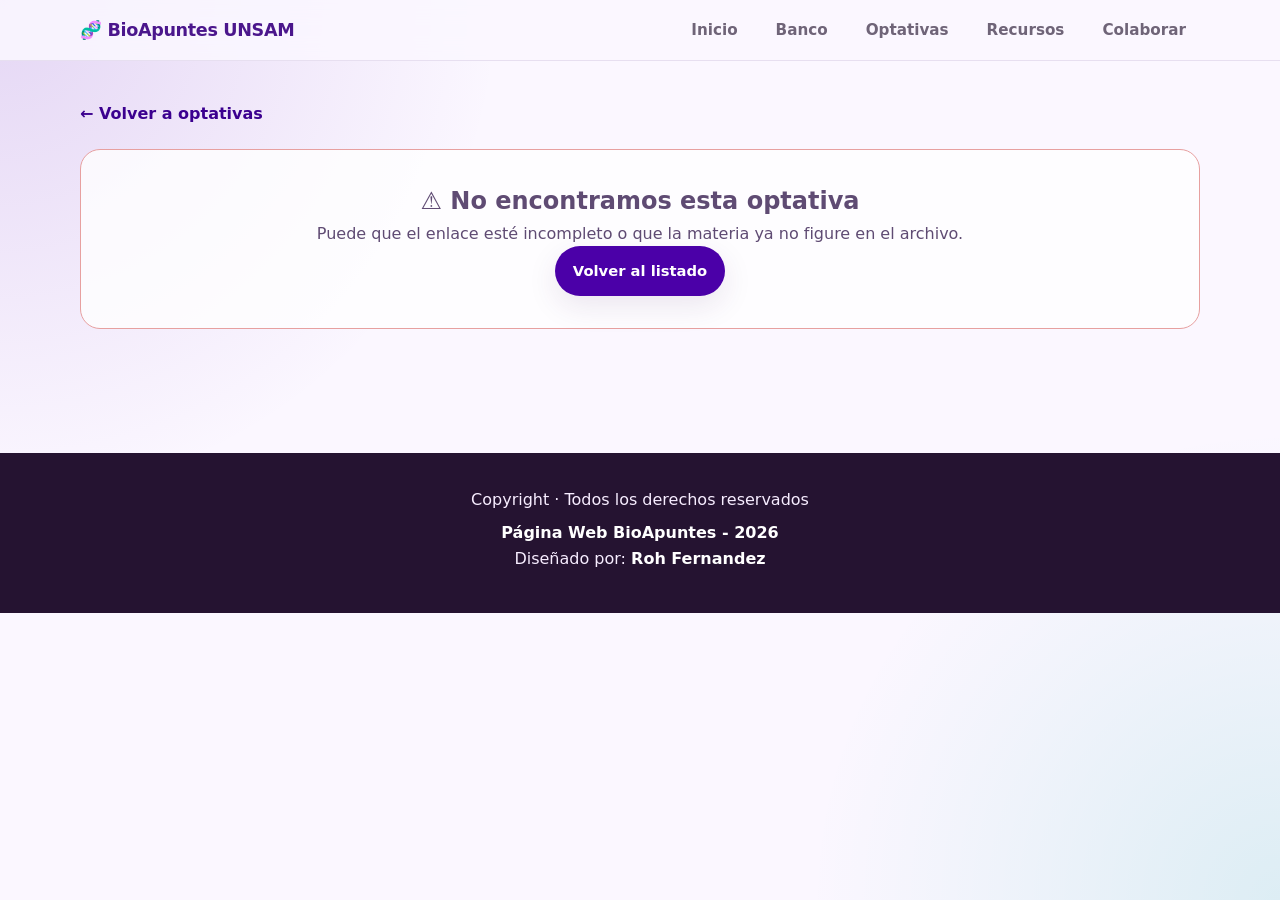
<file: pages/optativa.html>
<!DOCTYPE html>
<html lang="es">
<head>
    <meta charset="UTF-8">
    <meta name="viewport" content="width=device-width, initial-scale=1.0">
    <meta name="description" content="Detalle de una materia optativa o electiva en BioApuntes UNSAM.">
    <title>Detalle de optativa | BioApuntes UNSAM</title>
    <link rel="stylesheet" href="../styles/styles.css">
    <link rel="stylesheet" href="../styles/bioapuntes-ajustes.css">
    <link rel="stylesheet" href="../styles/optativas.css">
</head>
<body>
    <nav class="navbar">
        <div class="navbar-container">
            <a href="../index.html" class="logo">🧬 BioApuntes UNSAM</a>
            <ul class="nav-links" id="nav-links">
                <li><a href="../index.html">Inicio</a></li>
                <li><a href="./banco.html">Banco</a></li>
                <li><a href="./optativas.html" aria-current="page">Optativas</a></li>
                <li><a href="./recursos.html">Recursos</a></li>
                <li><a href="./colaborar.html">Colaborar</a></li>
            </ul>
        </div>
    </nav>

    <main class="page-main optativa-detail-page">
        <a href="./optativas.html" class="back-link">← Volver a optativas</a>

        <section id="estado-carga-detalle" class="empty-state">
            <h1>Cargando materia...</h1>
            <p>Estamos ordenando la información 🧬</p>
        </section>

        <article id="detalle-optativa" class="optativa-detail-page-card" hidden></article>

        <section id="error-detalle" class="empty-state optativas-error" hidden>
            <h1>⚠️ No encontramos esta optativa</h1>
            <p>Puede que el enlace esté incompleto o que la materia ya no figure en el archivo.</p>
            <a class="btn btn-primary" href="./optativas.html">Volver al listado</a>
        </section>
    </main>

    <footer id="contacto">
        <div>
            <p>Copyright · Todos los derechos reservados</p>
            <div><a href="../index.html"><strong class="text-footer">Página Web BioApuntes - 2026</strong></a></div>
            <div class="git-hub"><p>Diseñado por: <a class="text-footer" href="https://github.com/ro-fer" target="_blank" rel="noopener noreferrer">Roh Fernandez</a></p></div>
        </div>
    </footer>

    <script src="../scripts/optativa.js"></script>
</body>
</html>
</file>
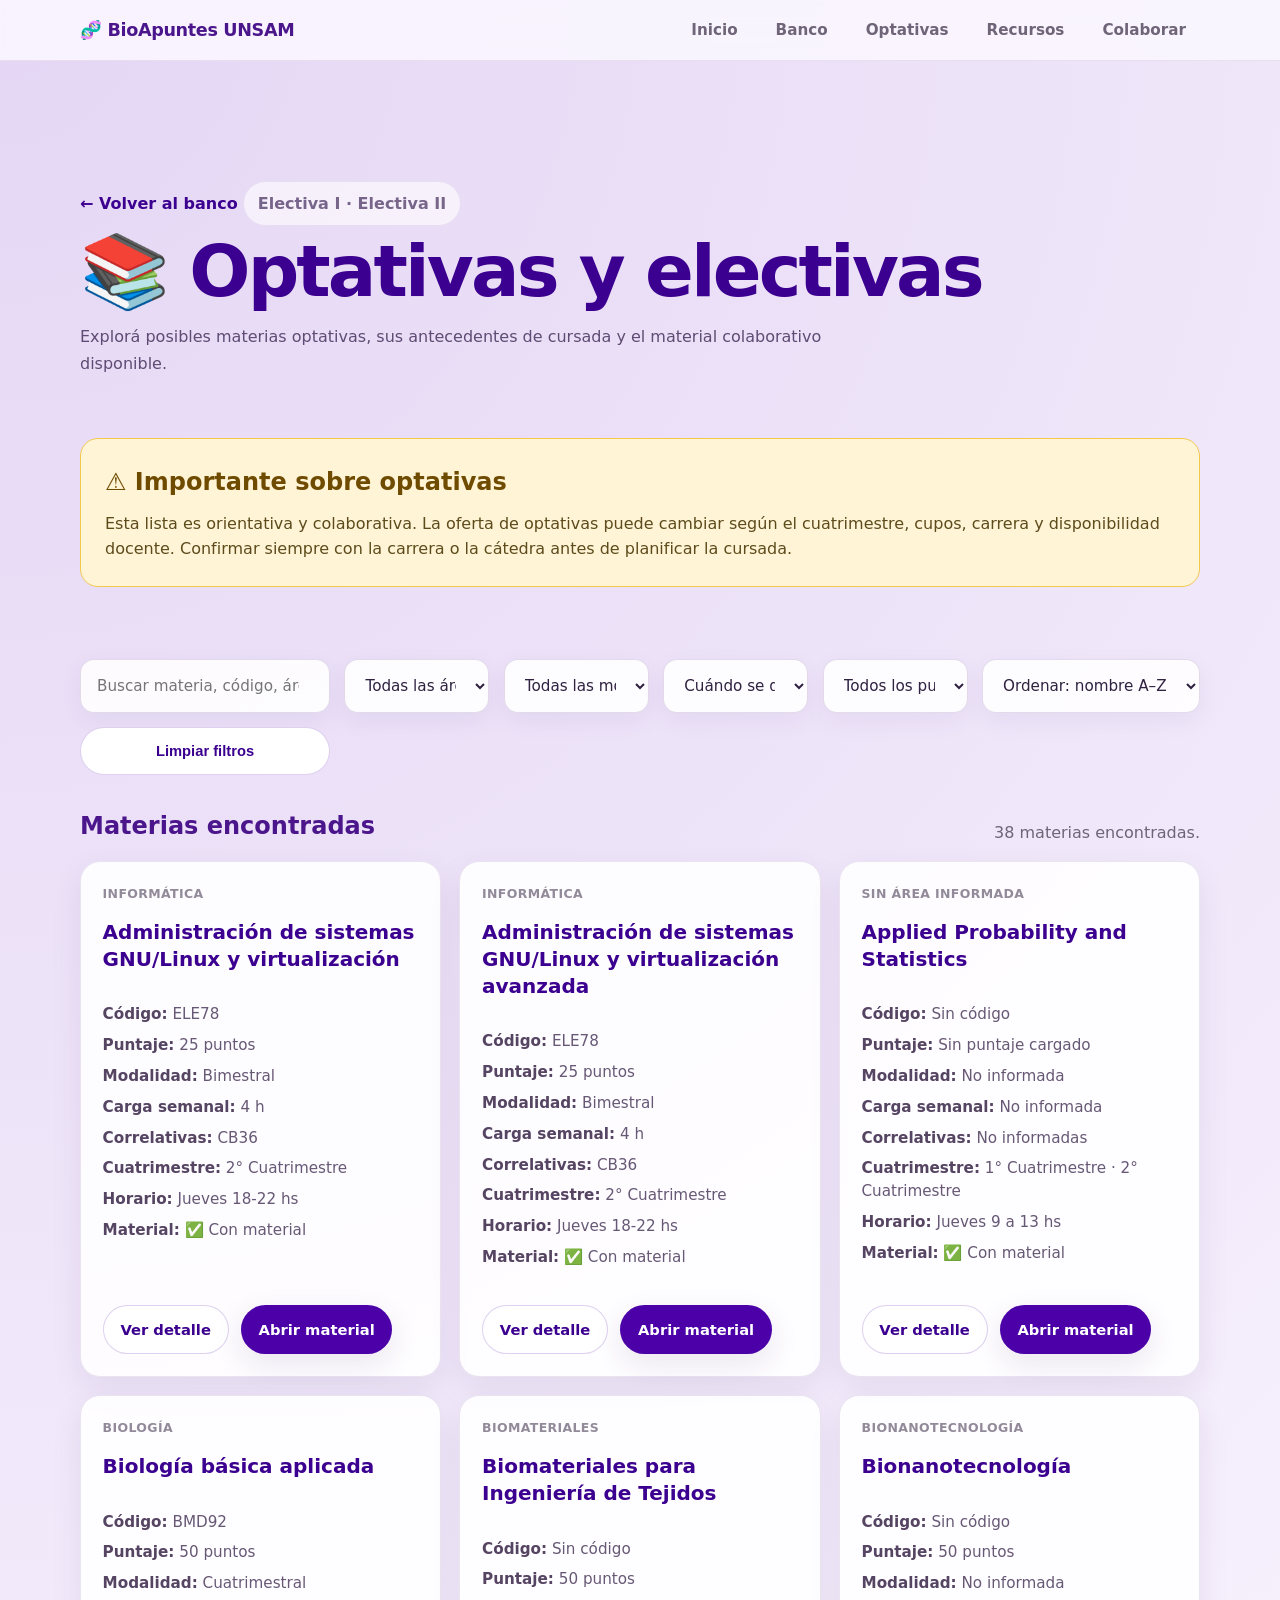
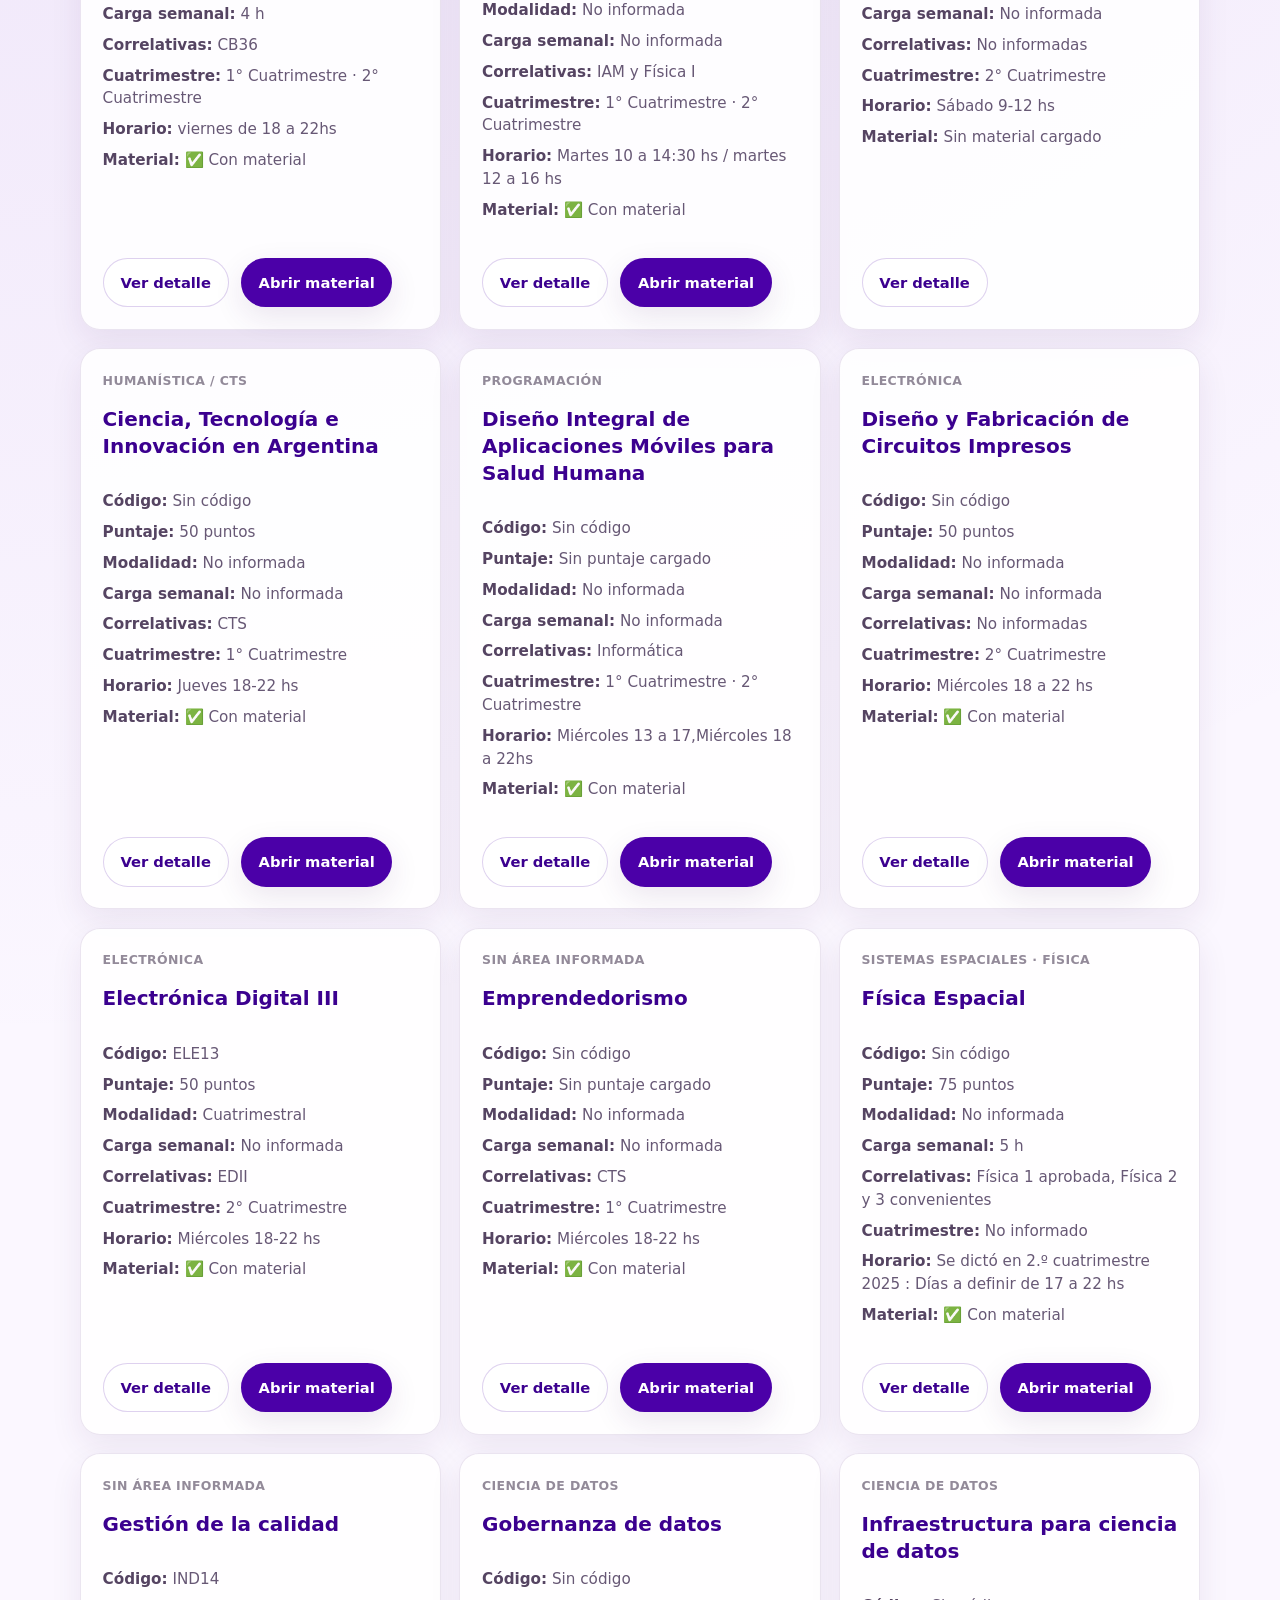
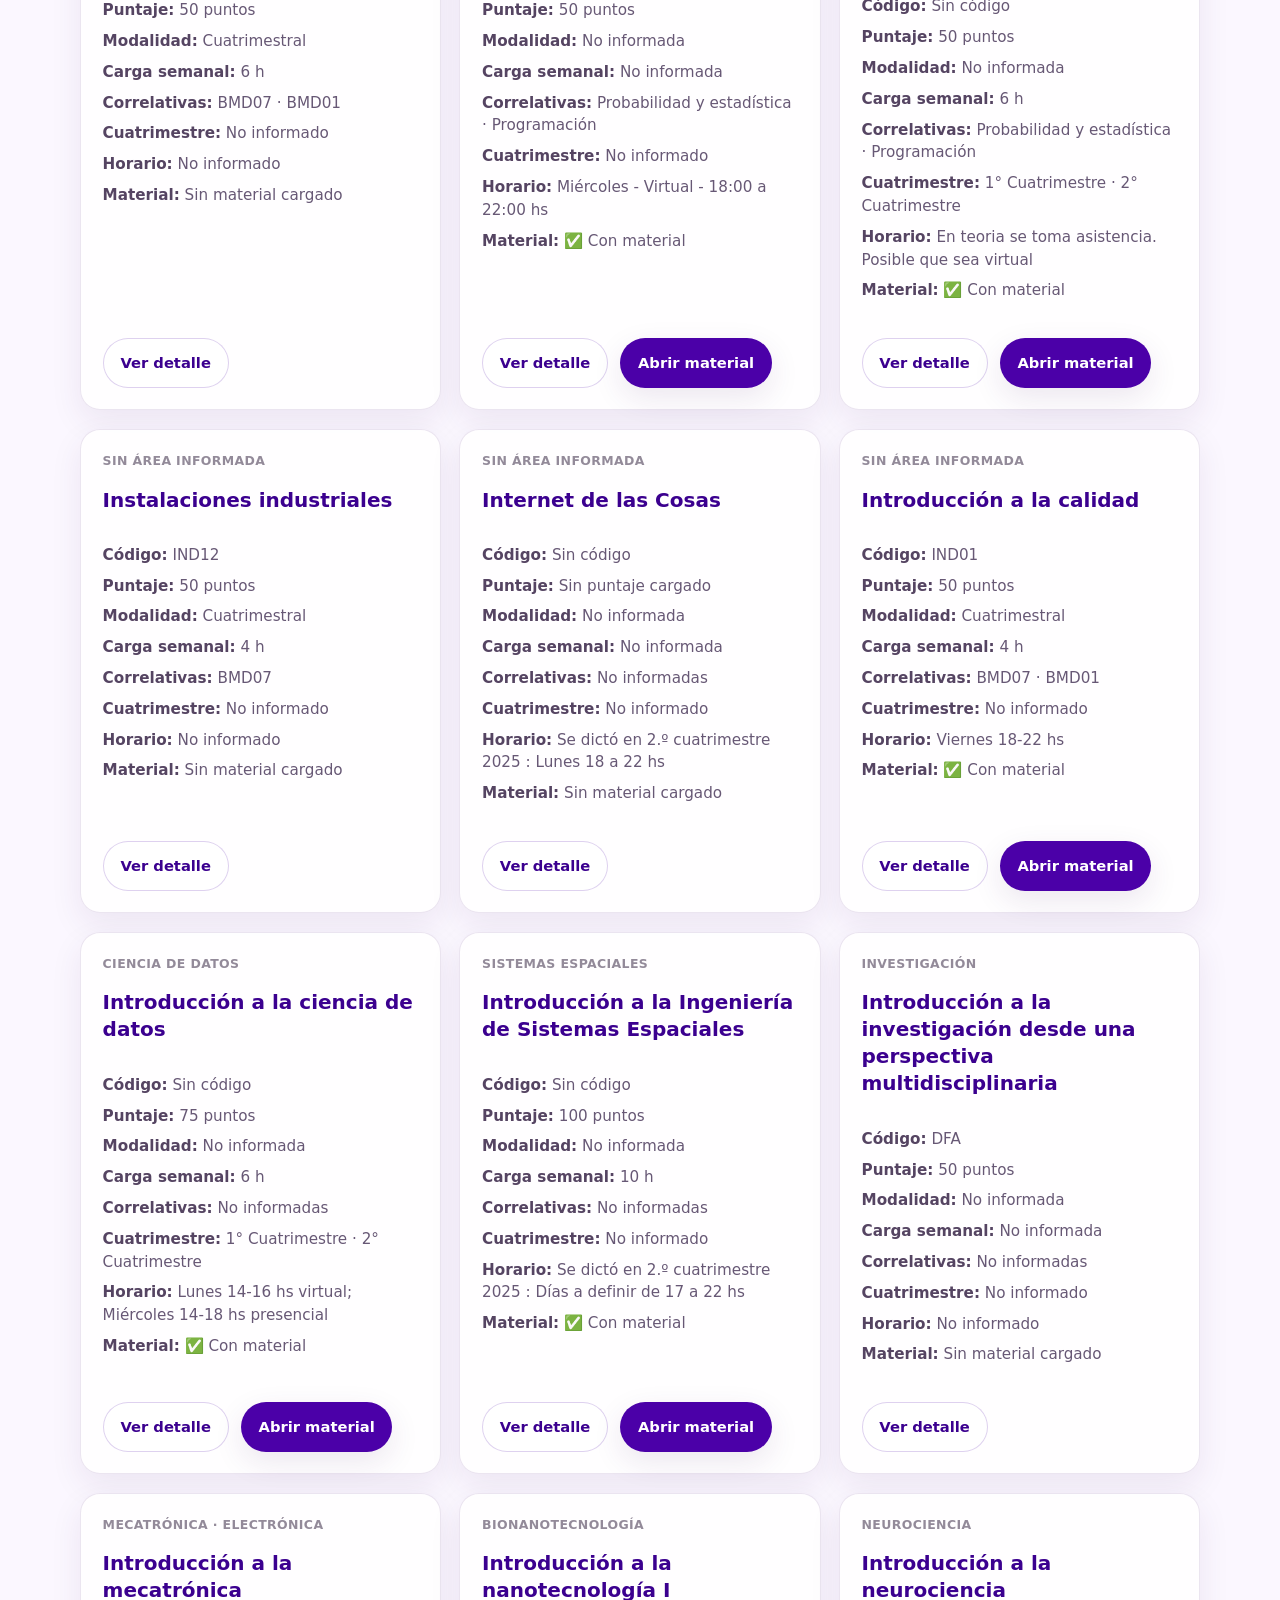
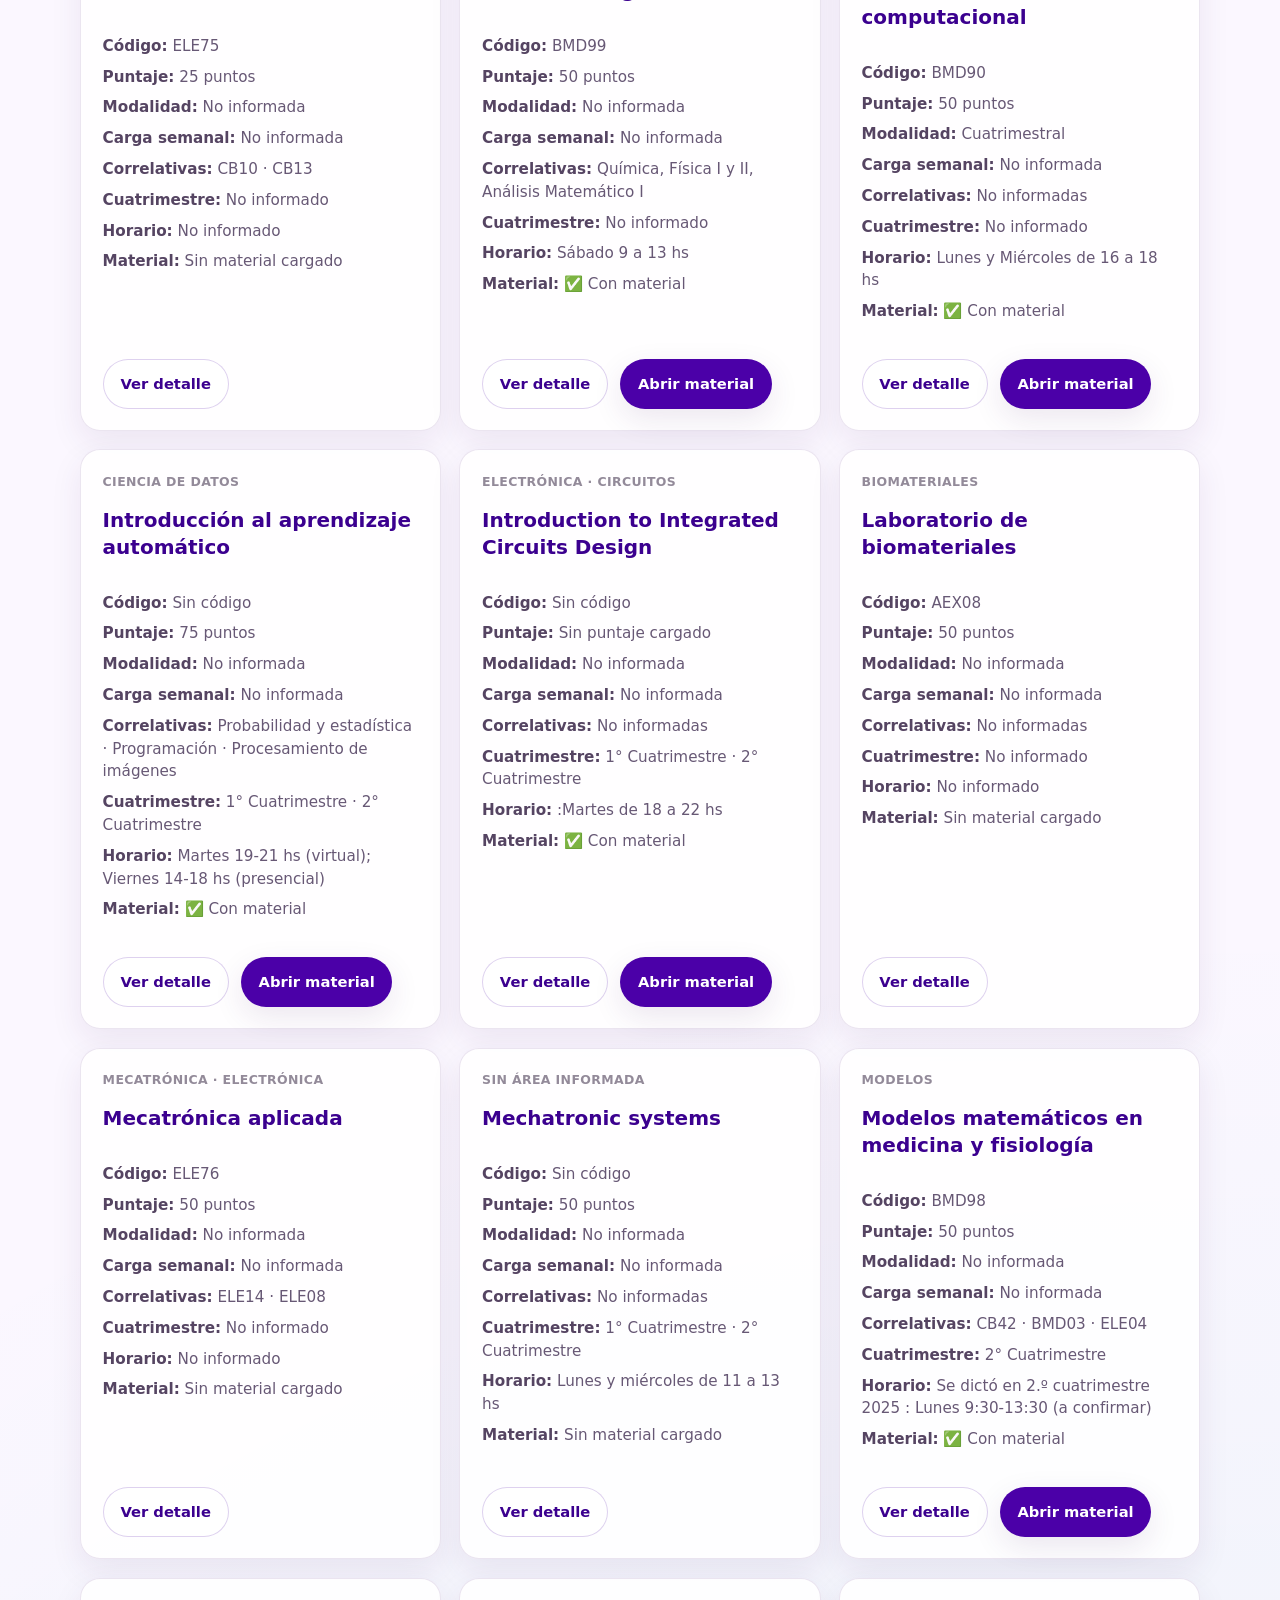
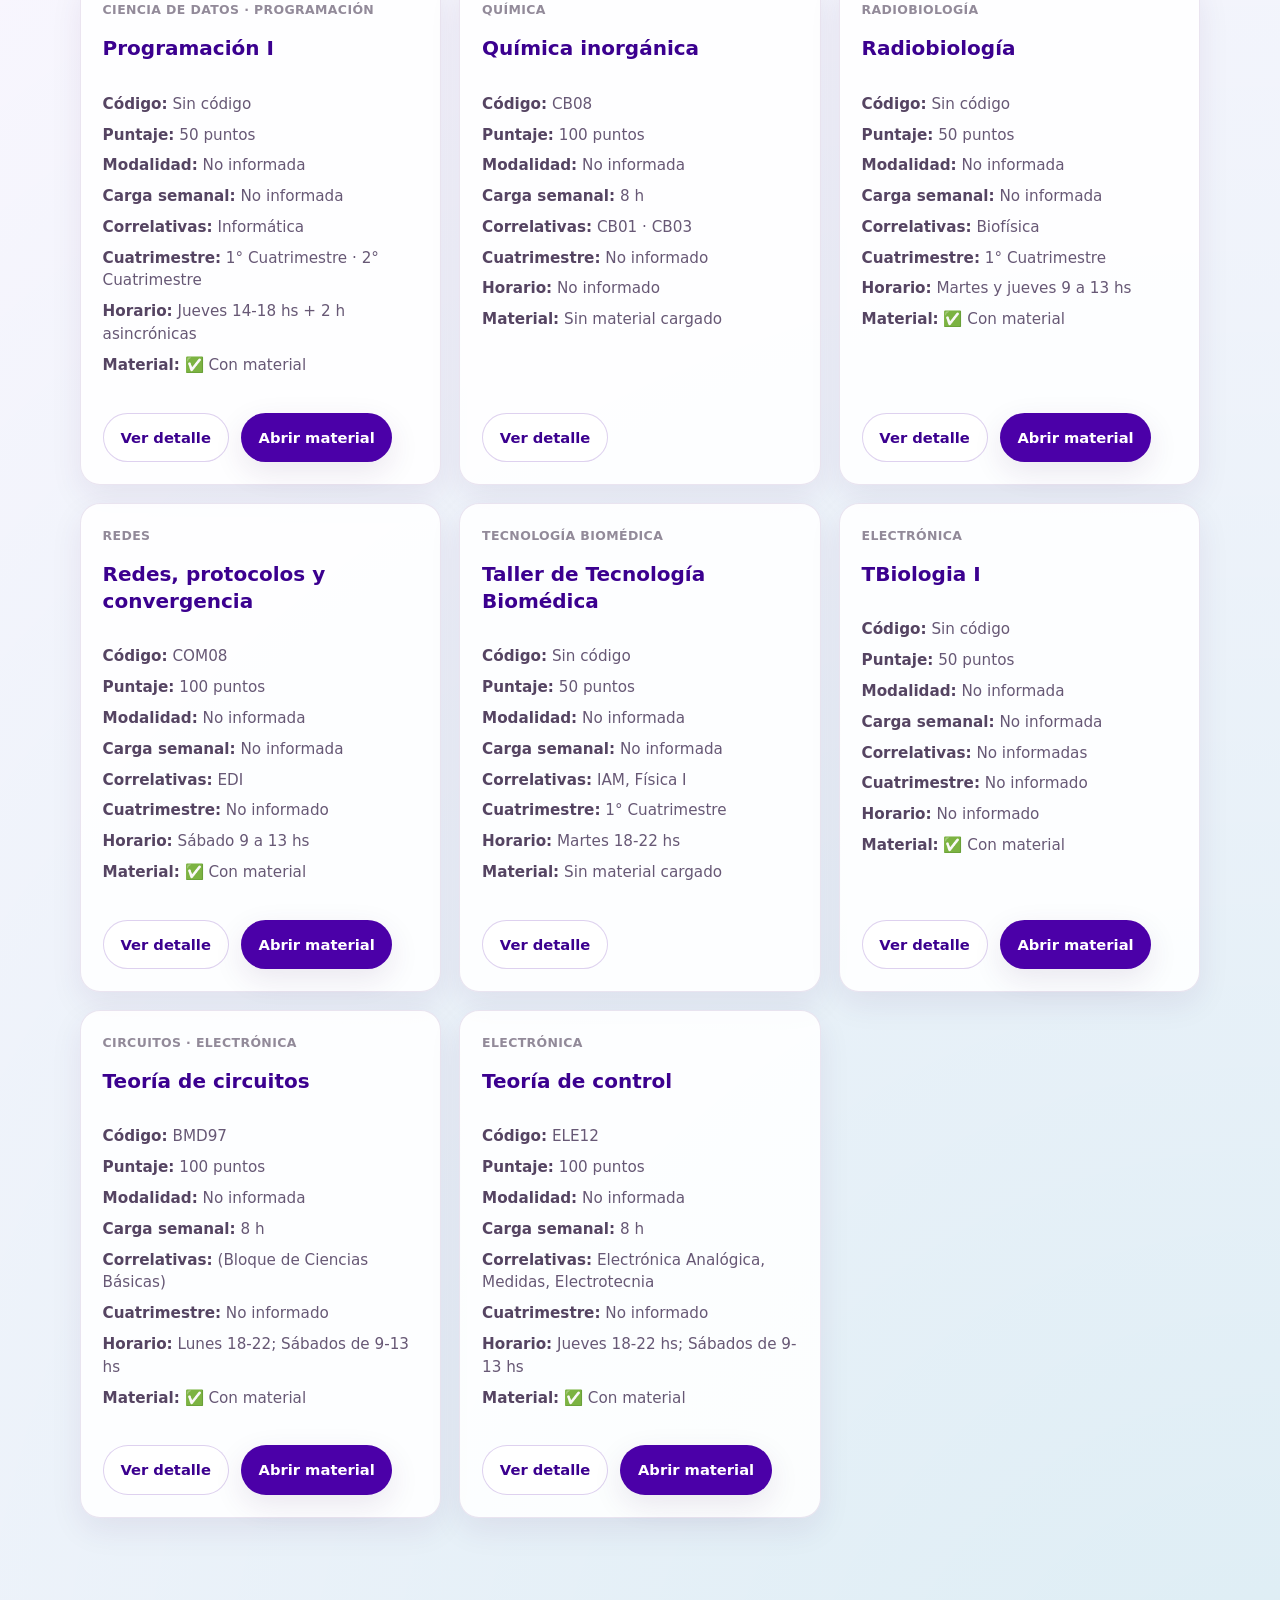
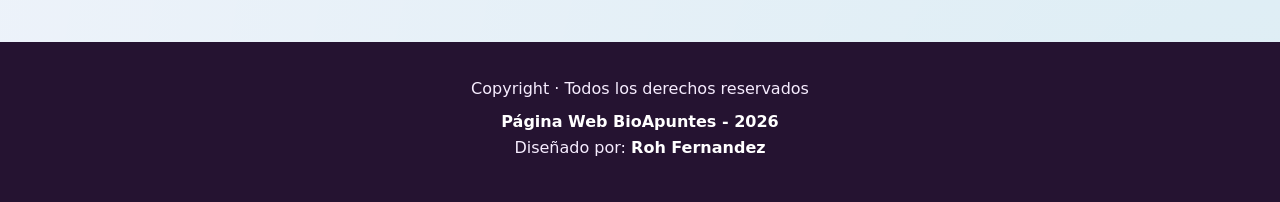
<file: pages/optativas.html>
<!DOCTYPE html>
<html lang="es">
<head>
    <meta charset="UTF-8">
    <meta name="viewport" content="width=device-width, initial-scale=1.0">
    <meta name="description" content="Materias optativas y electivas con material disponible en BioApuntes UNSAM.">
    <title>Optativas y electivas | BioApuntes UNSAM</title>
    <link rel="stylesheet" href="../styles/styles.css">
    <link rel="stylesheet" href="../styles/bioapuntes-ajustes.css">
    <link rel="stylesheet" href="../styles/optativas.css">
    <link rel="stylesheet" href="../styles/optativas_link_buttons.css">
</head>
<body>
    <nav class="navbar">
        <div class="navbar-container">
            <a href="../index.html" class="logo">🧬 BioApuntes UNSAM</a>
            <ul class="nav-links" id="nav-links">
                <li><a href="../index.html">Inicio</a></li>
                <li><a href="./banco.html">Banco</a></li>
                <li><a href="./optativas.html" aria-current="page">Optativas</a></li>
                <li><a href="./recursos.html">Recursos</a></li>
                <li><a href="./colaborar.html">Colaborar</a></li>
            </ul>
        </div>
    </nav>

    <main class="page-main optativas-page">
        <section class="page-header">
            <a href="./banco.html" class="back-link">← Volver al banco</a>
            <p class="eyebrow">Electiva I · Electiva II</p>
            <h1>📚 Optativas y electivas</h1>
            <p>Explorá posibles materias optativas, sus antecedentes de cursada y el material colaborativo disponible.</p>
        </section>

        <section class="notice">
            <h2>⚠️ Importante sobre optativas</h2>
            <p>
                Esta lista es orientativa y colaborativa. La oferta de optativas puede cambiar
                según el cuatrimestre, cupos, carrera y disponibilidad docente. Confirmar siempre
                con la carrera o la cátedra antes de planificar la cursada.
            </p>
        </section>

        <section class="filters optativas-filters" aria-label="Filtros de optativas">
            <input id="busqueda" type="search" placeholder="Buscar materia, código, área o correlativa..." autocomplete="off">
            <select id="filtro-area"><option value="">Todas las áreas</option></select>
            <select id="filtro-modalidad"><option value="">Todas las modalidades</option></select>
            <select id="filtro-cursada">
                <option value="">Cuándo se dicta</option>
                <option value="primero">1° Cuatrimestre</option>
                <option value="segundo">2° Cuatrimestre</option>
                <option value="ambos">Ambos cuatrimestres</option>
                <option value="con-info">Con información de cursada</option>
                <option value="sin-info">Sin información de cursada</option>
            </select>
            <select id="filtro-puntaje">
                <option value="">Todos los puntajes</option>
                <option value="25">25 puntos</option>
                <option value="50">50 puntos</option>
                <option value="75">75 puntos</option>
                <option value="100">100 puntos</option>
                <option value="sin-puntaje">Sin puntaje cargado</option>
            </select>
            <select id="ordenar">
                <option value="nombre">Ordenar: nombre A–Z</option>
                <option value="material">Primero con material</option>
                <option value="puntaje">Mayor puntaje</option>
            </select>
            <button id="limpiar-filtros" class="btn btn-secondary" type="button">Limpiar filtros</button>
        </section>

        <section class="optativas-summary" aria-live="polite">
            <h2>Materias encontradas</h2>
            <p id="contador">Cargando información...</p>
        </section>

        <section id="estado-carga" class="empty-state"><h2>Cargando optativas...</h2><p>El banco está ordenando carpetas 🧬</p></section>
        <section id="grilla-optativas" class="materias-grid optativas-grid" aria-label="Listado de optativas"></section>
        <section id="sin-resultados" class="empty-state" hidden>
            <h2>🔎 No encontramos coincidencias</h2><p>Probá otra búsqueda o limpiá los filtros.</p>
            <button class="btn btn-primary" data-action="limpiar" type="button">Limpiar filtros</button>
        </section>
        <section id="error-carga" class="empty-state optativas-error" hidden>
            <h2>⚠️ No se pudo cargar el archivo de optativas</h2>
            <p>Abrí el proyecto mediante Live Server o un servidor local para que el navegador pueda leer el JSON.</p>
        </section>
    </main>


    <footer id="contacto">
        <div>
            <p>Copyright · Todos los derechos reservados</p>
            <div><a href="../index.html"><strong class="text-footer">Página Web BioApuntes - 2026</strong></a></div>
            <div class="git-hub"><p>Diseñado por: <a class="text-footer" href="https://github.com/ro-fer" target="_blank" rel="noopener noreferrer">Roh Fernandez</a></p></div>
        </div>
    </footer>

    <script src="../scripts/optativas.js"></script>
</body>
</html>
</file>
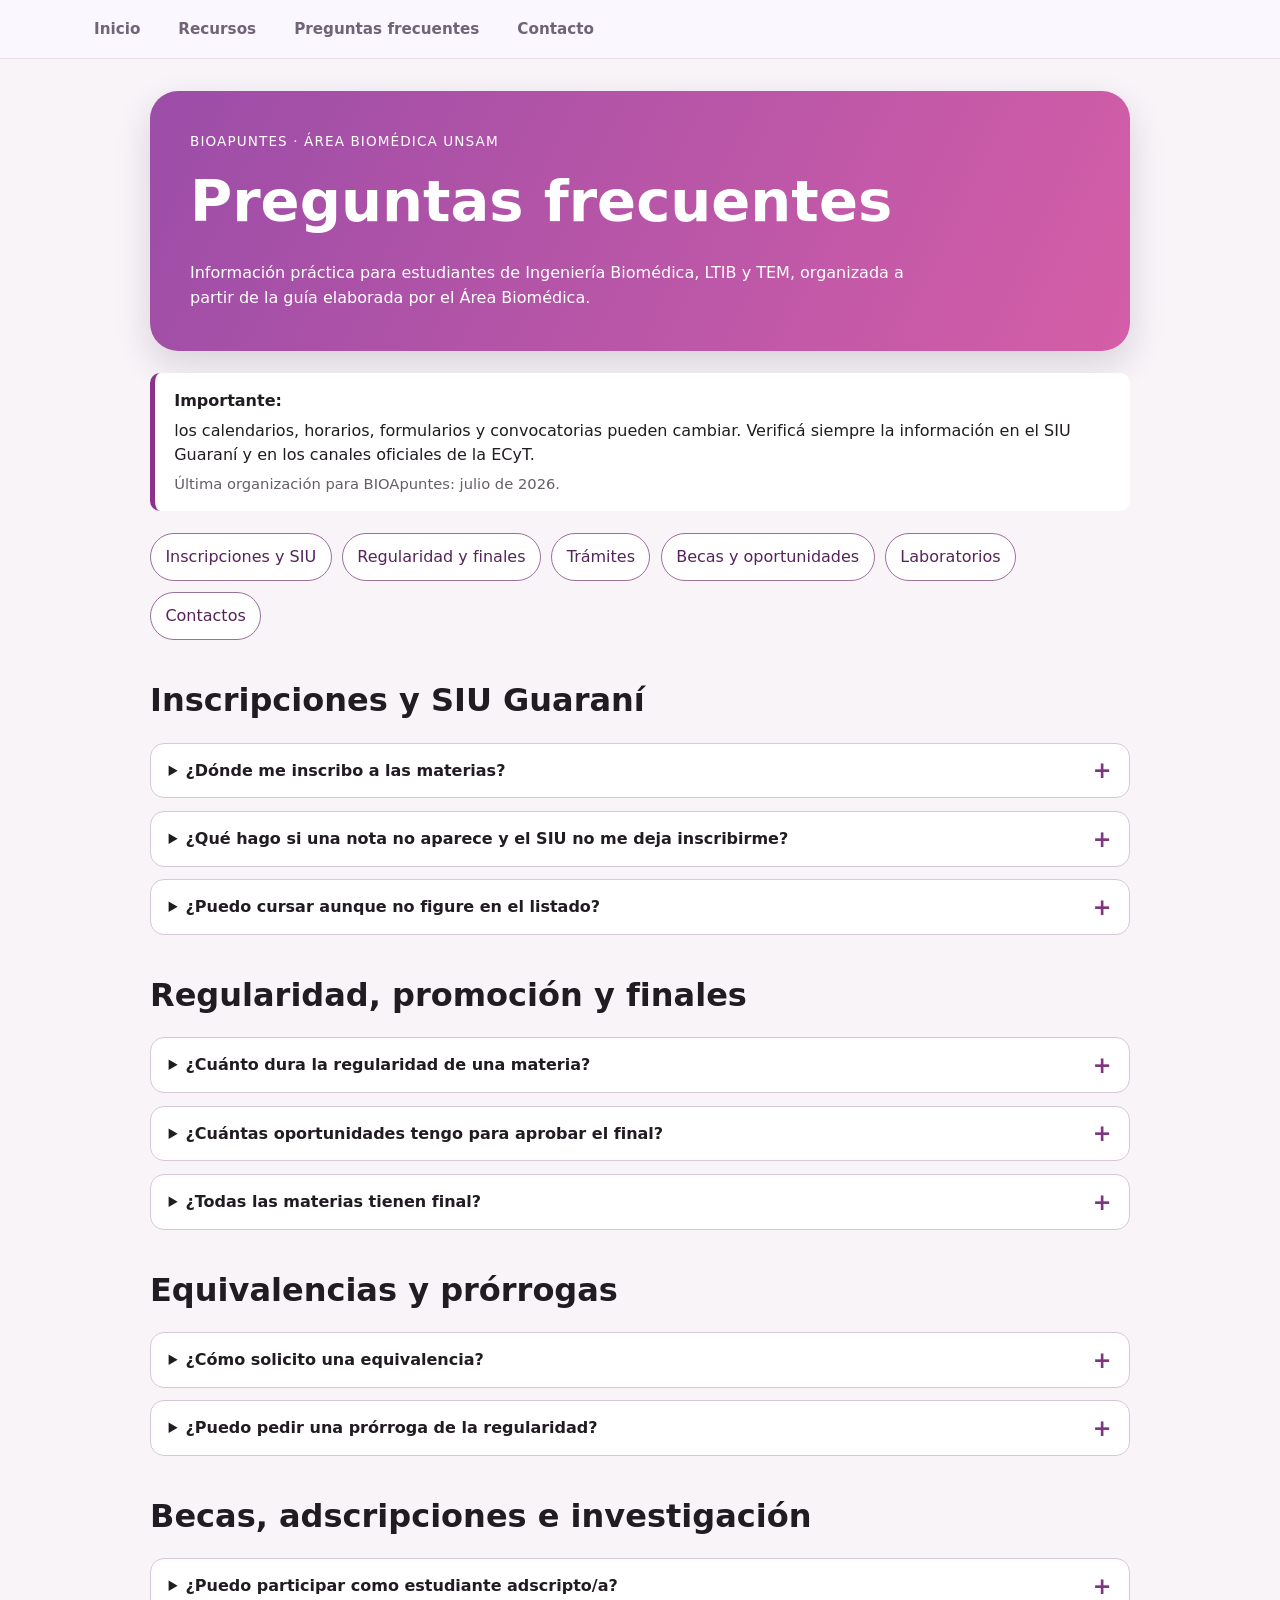
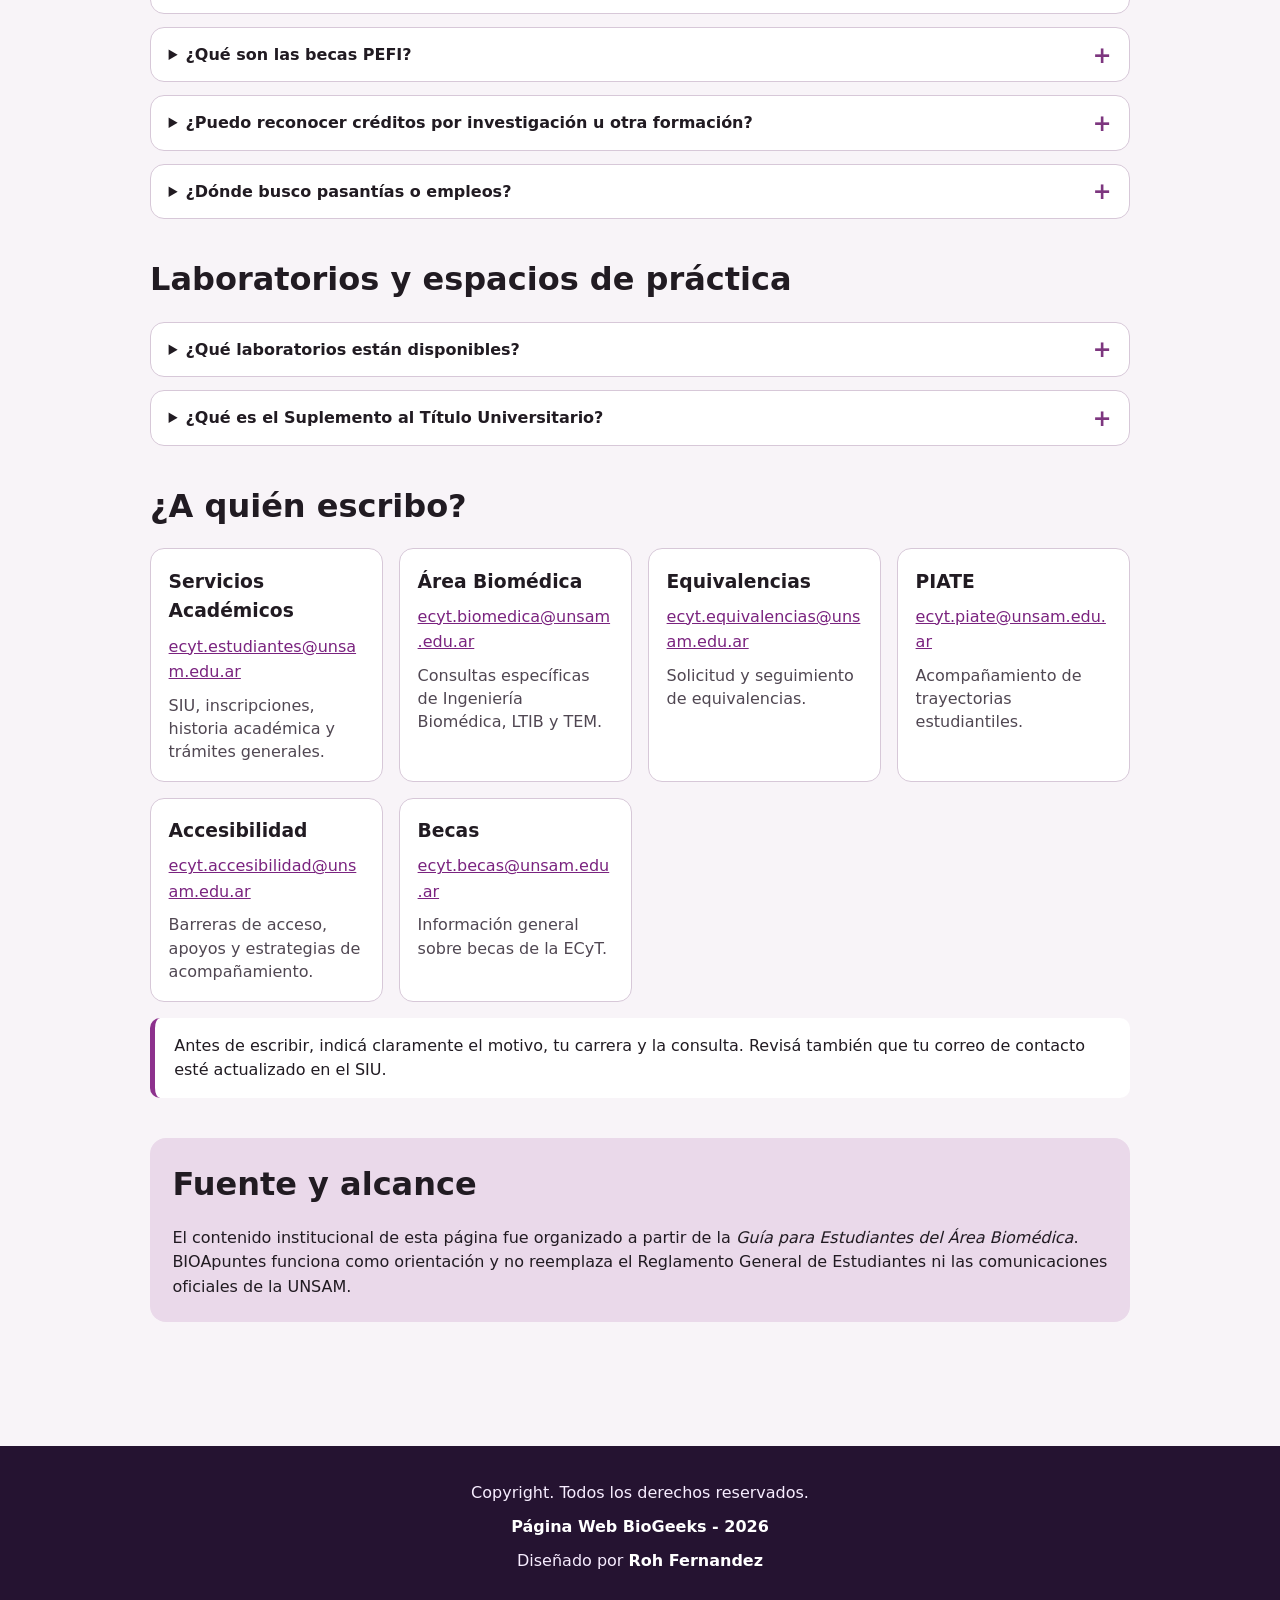
<file: pages/preguntas-frecuentes.html>
<!DOCTYPE html>
<html lang="es">
<head>
  <meta charset="UTF-8">
  <meta name="viewport" content="width=device-width, initial-scale=1.0">
  <meta name="description" content="Preguntas frecuentes para estudiantes del Área Biomédica de la UNSAM.">
  <title>Preguntas frecuentes | BioGeeks</title>
  <link rel="icon" href="../BioGeeks-Logo.svg">
  <link rel="stylesheet" href="../styles/styles.css">
  <link rel="stylesheet" href="../styles/faq.css?v=1.0">
</head>
<body class="pagina-faq">
  <nav class="navbar">
    <div class="navbar-container">
      <ul class="nav-links" id="nav-links">
        <li><a href="../index.html">Inicio</a></li>
        <li><a href="recursos.html">Recursos</a></li>
        <li><a href="preguntas-frecuentes.html" aria-current="page">Preguntas frecuentes</a></li>
        <li><a href="../index.html#contacto">Contacto</a></li>
      </ul>
    </div>
  </nav>

  <main class="faq-main">
    <header class="faq-hero">
      <p class="faq-etiqueta">BIOApuntes · Área Biomédica UNSAM</p>
      <h1>Preguntas frecuentes</h1>
      <p>
        Información práctica para estudiantes de Ingeniería Biomédica, LTIB y TEM,
        organizada a partir de la guía elaborada por el Área Biomédica.
      </p>
    </header>

    <aside class="faq-aviso">
      <strong>Importante:</strong> los calendarios, horarios, formularios y convocatorias
      pueden cambiar. Verificá siempre la información en el SIU Guaraní y en los canales
      oficiales de la ECyT.
      <span>Última organización para BIOApuntes: julio de 2026.</span>
    </aside>

    <nav class="faq-indice" aria-label="Secciones de preguntas frecuentes">
      <a href="#inscripciones">Inscripciones y SIU</a>
      <a href="#regularidad">Regularidad y finales</a>
      <a href="#tramites">Trámites</a>
      <a href="#oportunidades">Becas y oportunidades</a>
      <a href="#espacios">Laboratorios</a>
      <a href="#contactos">Contactos</a>
    </nav>

    <section class="faq-seccion" id="inscripciones">
      <h2>Inscripciones y SIU Guaraní</h2>

      <details>
        <summary>¿Dónde me inscribo a las materias?</summary>
        <div class="faq-respuesta">
          <p>
            La inscripción se realiza mediante el SIU Guaraní, dentro de los períodos
            indicados en el calendario académico de la ECyT.
          </p>
          <p>
            Revisá específicamente el calendario de la ECyT, ya que puede tener diferencias
            respecto del calendario académico general de la UNSAM.
          </p>
        </div>
      </details>

      <details>
        <summary>¿Qué hago si una nota no aparece y el SIU no me deja inscribirme?</summary>
        <div class="faq-respuesta">
          <p>
            El calendario contempla una semana de regularización para casos en los que
            todavía no se cargaron notas de cursadas o finales y el sistema bloquea la
            inscripción por correlatividades.
          </p>
          <p>
            Durante la primera semana podés comenzar a asistir a la materia mientras se
            actualiza el SIU y se tramita la inscripción. De todos modos, para cursar
            formalmente tenés que figurar en el listado del SIU.
          </p>
        </div>
      </details>

      <details>
        <summary>¿Puedo cursar aunque no figure en el listado?</summary>
        <div class="faq-respuesta">
          <p>
            No de manera formal. Solo las personas inscriptas y presentes en el listado del
            SIU están habilitadas para cursar. No se pueden agregar estudiantes manualmente
            al Acta de Fin de Cursada.
          </p>
        </div>
      </details>
    </section>

    <section class="faq-seccion" id="regularidad">
      <h2>Regularidad, promoción y finales</h2>

      <details>
        <summary>¿Cuánto dura la regularidad de una materia?</summary>
        <div class="faq-respuesta">
          <p>
            La regularidad dura cuatro cuatrimestres, equivalentes a dos años, desde que se
            aprueba la cursada.
          </p>
        </div>
      </details>

      <details>
        <summary>¿Cuántas oportunidades tengo para aprobar el final?</summary>
        <div class="faq-respuesta">
          <p>
            Tenés tres oportunidades durante el período de regularidad. Las ausencias no se
            contabilizan como intento; se cuenta cuando asistís y obtenés una nota inferior a 4.
          </p>
          <p>
            Si desaprobás tres veces o no aprobás dentro de los cuatro cuatrimestres,
            perdés la regularidad y debés recursar.
          </p>
        </div>
      </details>

      <details>
        <summary>¿Todas las materias tienen final?</summary>
        <div class="faq-respuesta">
          <p>
            No. Algunas materias pueden aprobarse por promoción cuando se cumplen las
            condiciones definidas por el equipo docente. Esa modalidad debe confirmarse al
            comienzo de cada cursada.
          </p>
        </div>
      </details>
    </section>

    <section class="faq-seccion" id="tramites">
      <h2>Equivalencias y prórrogas</h2>

      <details>
        <summary>¿Cómo solicito una equivalencia?</summary>
        <div class="faq-respuesta">
          <p>
            El trámite se realiza siguiendo el procedimiento publicado por la ECyT.
            Para consultas o seguimiento podés escribir a
            <a href="mailto:ecyt.equivalencias@unsam.edu.ar">ecyt.equivalencias@unsam.edu.ar</a>.
          </p>
        </div>
      </details>

      <details>
        <summary>¿Puedo pedir una prórroga de la regularidad?</summary>
        <div class="faq-respuesta">
          <p>
            Sí, únicamente en casos excepcionales y debidamente justificados por fuerza
            mayor. La prórroga permite presentarse en el siguiente llamado de finales.
          </p>
          <ul>
            <li>No se otorgan prórrogas para materias de los primeros años.</li>
            <li>Debe solicitarse antes de la inscripción a las mesas.</li>
            <li>Completar el formulario no garantiza su aprobación.</li>
          </ul>
          <p>
            El formulario de compromiso académico se solicita a
            <a href="mailto:ecyt.estudiantes@unsam.edu.ar">ecyt.estudiantes@unsam.edu.ar</a>.
          </p>
        </div>
      </details>
    </section>

    <section class="faq-seccion" id="oportunidades">
      <h2>Becas, adscripciones e investigación</h2>

      <details>
        <summary>¿Puedo participar como estudiante adscripto/a?</summary>
        <div class="faq-respuesta">
          <p>
            Sí. La adscripción es una experiencia formativa vinculada con docencia,
            investigación o extensión.
          </p>
          <ul>
            <li>Debés tener aprobado al menos un tercio de la carrera.</li>
            <li>Debés haber aprobado el final de la materia o una asignatura relacionada.</li>
            <li>Primero tenés que consultar con el equipo docente.</li>
            <li>La presentación formal la realiza el/la docente responsable.</li>
          </ul>
        </div>
      </details>

      <details>
        <summary>¿Qué son las becas PEFI?</summary>
        <div class="faq-respuesta">
          <p>
            Son becas anuales de formación profesional de la ECyT. Según la guía,
            requieren al menos un 80 % de la carrera aprobada, duran diez meses y tienen
            una dedicación de veinte horas semanales.
          </p>
          <p>
            Las convocatorias suelen difundirse durante el segundo cuatrimestre del año
            anterior al inicio de la beca. Consultas:
            <a href="mailto:ecyt.pefi@unsam.edu.ar">ecyt.pefi@unsam.edu.ar</a>.
          </p>
        </div>
      </details>

      <details>
        <summary>¿Puedo reconocer créditos por investigación u otra formación?</summary>
        <div class="faq-respuesta">
          <p>
            La guía indica que algunas experiencias de investigación y desarrollo pueden
            presentarse para el reconocimiento de créditos académicos como formación
            alternativa. El trámite requiere documentación, aval y un informe final.
          </p>
        </div>
      </details>

      <details>
        <summary>¿Dónde busco pasantías o empleos?</summary>
        <div class="faq-respuesta">
          <p>
            La UNSAM cuenta con el Servicio de Empleo y Pasantías (SEPAS), donde podés
            cargar tu CV, consultar búsquedas y acceder a capacitaciones vinculadas con el
            empleo. Contacto:
            <a href="mailto:sepas@unsam.edu.ar">sepas@unsam.edu.ar</a>.
          </p>
        </div>
      </details>
    </section>

    <section class="faq-seccion" id="espacios">
      <h2>Laboratorios y espacios de práctica</h2>

      <details>
        <summary>¿Qué laboratorios están disponibles?</summary>
        <div class="faq-respuesta">
          <ul>
            <li>
              <strong>Laboratorio de Biomédica:</strong> la guía indica apertura los martes
              por la tarde, con reserva previa.
            </li>
            <li>
              <strong>Laboratorio de Electrónica 1:</strong> disponible desde las 12 hasta
              el inicio de las clases, sin reserva.
            </li>
            <li>
              <strong>Laboratorio de Prototipado:</strong> ubicado en el edificio ITS.
              Consultas:
              <a href="mailto:ecyt.prototipado@unsam.edu.ar">ecyt.prototipado@unsam.edu.ar</a>.
            </li>
          </ul>
          <p class="faq-nota">
            Los días y horarios pueden cambiar. Confirmalos antes de acercarte.
          </p>
        </div>
      </details>

      <details>
        <summary>¿Qué es el Suplemento al Título Universitario?</summary>
        <div class="faq-respuesta">
          <p>
            Permite incorporar al certificado analítico actividades adicionales relevantes,
            como investigación, extensión, intercambios, publicaciones, premios, becas y
            trabajo de campo profesional.
          </p>
          <p>
            Se solicita al tramitar el título. Conviene guardar certificados y comprobantes
            durante toda la carrera. Una misma actividad no puede presentarse también como
            optativa, PPS u otro reconocimiento académico.
          </p>
        </div>
      </details>
    </section>

    <section class="faq-seccion" id="contactos">
      <h2>¿A quién escribo?</h2>
      <div class="faq-contactos">
        <article>
          <h3>Servicios Académicos</h3>
          <a href="mailto:ecyt.estudiantes@unsam.edu.ar">ecyt.estudiantes@unsam.edu.ar</a>
          <p>SIU, inscripciones, historia académica y trámites generales.</p>
        </article>
        <article>
          <h3>Área Biomédica</h3>
          <a href="mailto:ecyt.biomedica@unsam.edu.ar">ecyt.biomedica@unsam.edu.ar</a>
          <p>Consultas específicas de Ingeniería Biomédica, LTIB y TEM.</p>
        </article>
        <article>
          <h3>Equivalencias</h3>
          <a href="mailto:ecyt.equivalencias@unsam.edu.ar">ecyt.equivalencias@unsam.edu.ar</a>
          <p>Solicitud y seguimiento de equivalencias.</p>
        </article>
        <article>
          <h3>PIATE</h3>
          <a href="mailto:ecyt.piate@unsam.edu.ar">ecyt.piate@unsam.edu.ar</a>
          <p>Acompañamiento de trayectorias estudiantiles.</p>
        </article>
        <article>
          <h3>Accesibilidad</h3>
          <a href="mailto:ecyt.accesibilidad@unsam.edu.ar">ecyt.accesibilidad@unsam.edu.ar</a>
          <p>Barreras de acceso, apoyos y estrategias de acompañamiento.</p>
        </article>
        <article>
          <h3>Becas</h3>
          <a href="mailto:ecyt.becas@unsam.edu.ar">ecyt.becas@unsam.edu.ar</a>
          <p>Información general sobre becas de la ECyT.</p>
        </article>
      </div>

      <aside class="faq-aviso faq-aviso-final">
        Antes de escribir, indicá claramente el motivo, tu carrera y la consulta.
        Revisá también que tu correo de contacto esté actualizado en el SIU.
      </aside>
    </section>

    <section class="faq-fuente">
      <h2>Fuente y alcance</h2>
      <p>
        El contenido institucional de esta página fue organizado a partir de la
        <em>Guía para Estudiantes del Área Biomédica</em>. BIOApuntes funciona como
        orientación y no reemplaza el Reglamento General de Estudiantes ni las
        comunicaciones oficiales de la UNSAM.
      </p>
    </section>
  </main>

  <footer>
    <div>
      <p>Copyright. Todos los derechos reservados.</p>
      <p><a href="../index.html"><strong class="text-footer">Página Web BioGeeks - 2026</strong></a></p>
      <p>Diseñado por <a class="text-footer" href="https://github.com/ro-fer" target="_blank" rel="noopener noreferrer">Roh Fernandez</a></p>
    </div>
  </footer>
</body>
</html>
</file>
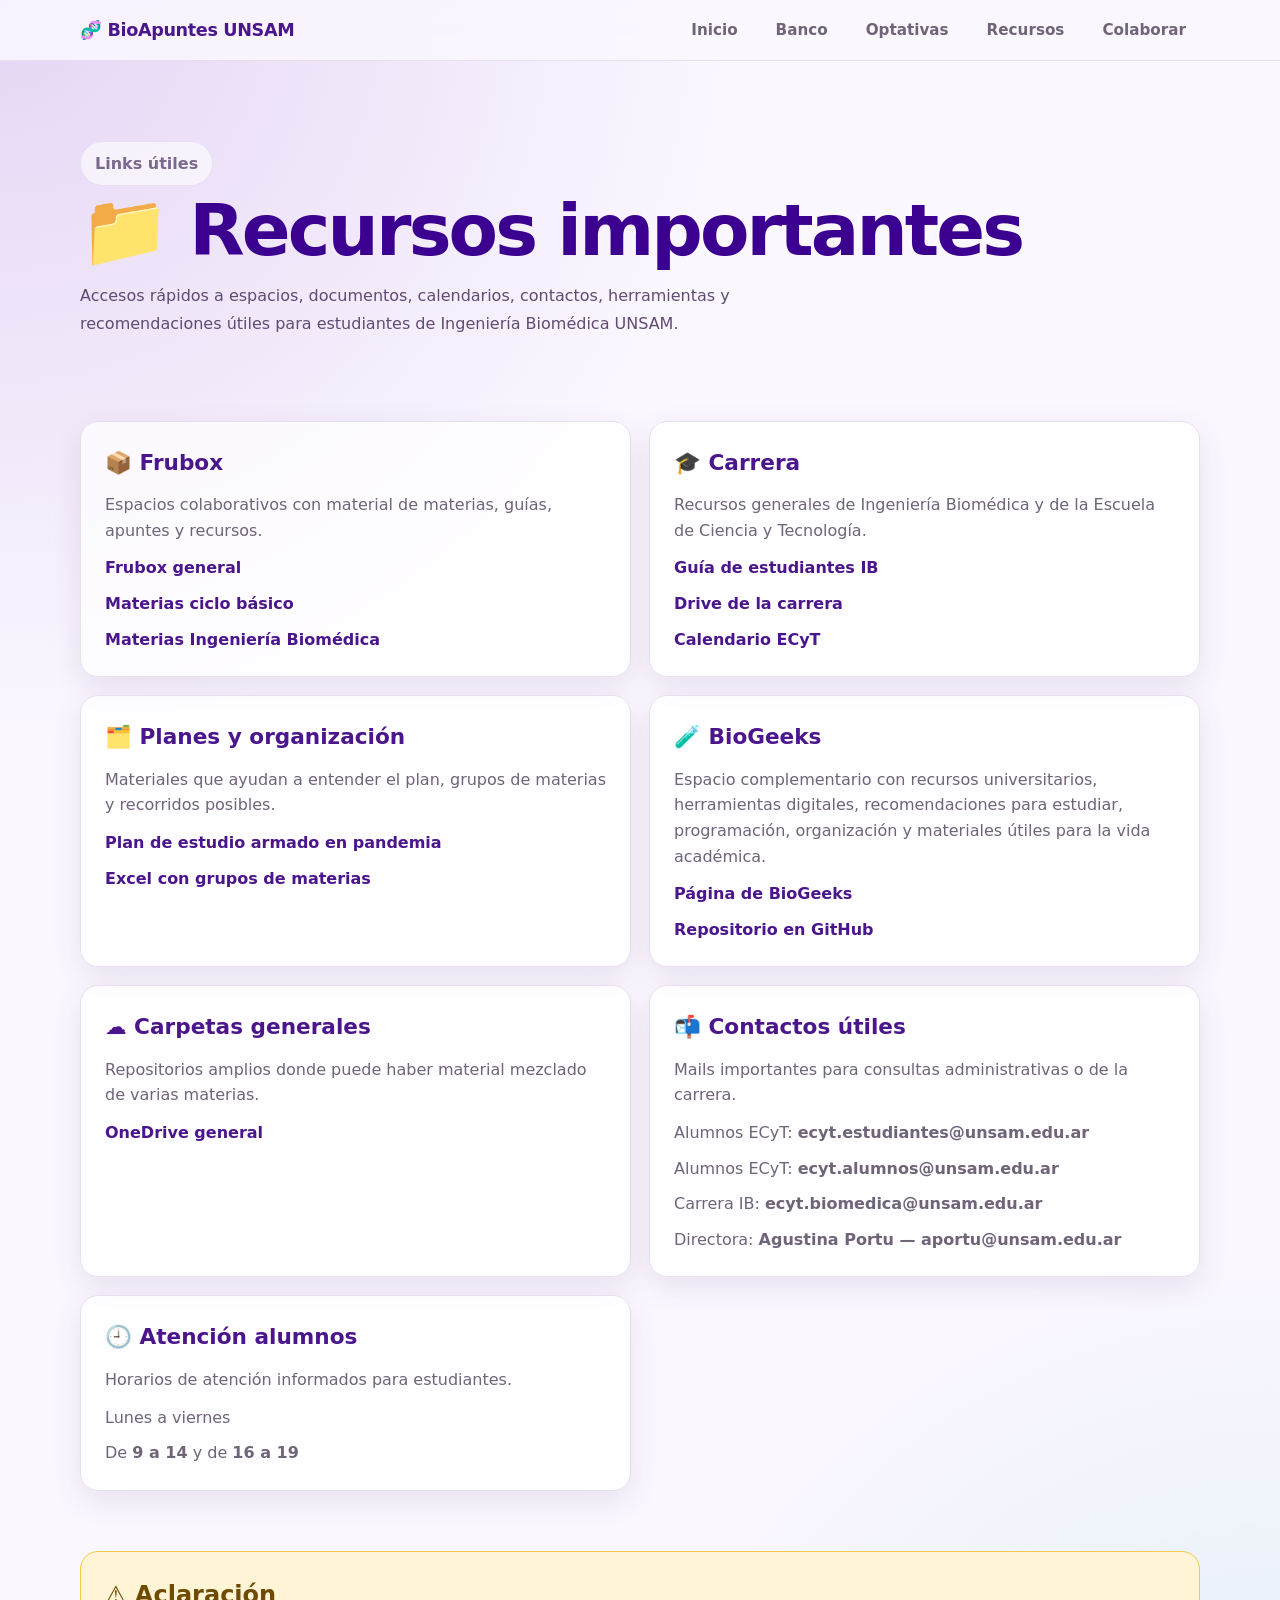
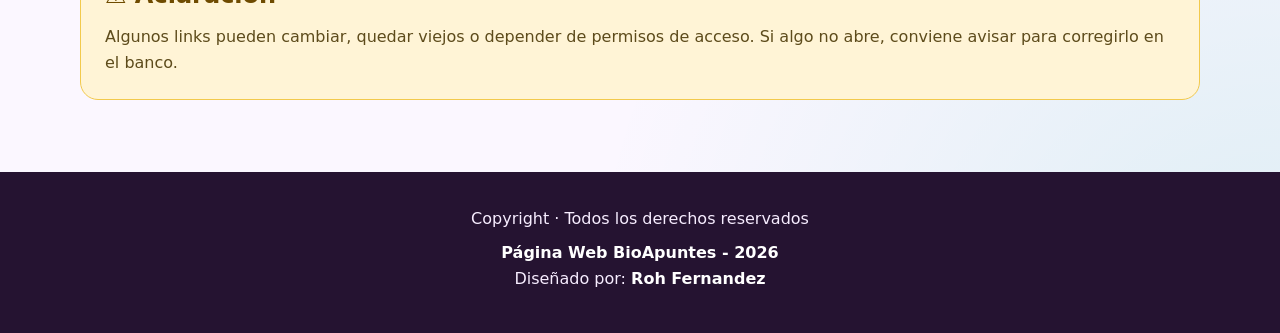
<file: pages/recursos.html>
<!DOCTYPE html>
<html lang="es">
<head>
    <meta charset="UTF-8">
    <meta name="viewport" content="width=device-width, initial-scale=1.0">
    <title>Recursos | BioApuntes UNSAM</title>
    <link rel="stylesheet" href="../styles/styles.css">
</head>

<body>

    <nav class="navbar">
        <div class="navbar-container">
            <a href="../index.html" class="logo">🧬 BioApuntes UNSAM</a>

            <ul class="nav-links">
                <li><a href="../index.html">Inicio</a></li>
                <li><a href="./banco.html">Banco</a></li>
                <li><a href="./optativas.html">Optativas</a></li>
                <li><a href="./recursos.html">Recursos</a></li>
                <li><a href="./colaborar.html">Colaborar</a></li>
            </ul>
        </div>
    </nav>

    <main>
        <section class="page-header">
            <p class="eyebrow">Links útiles</p>

            <h1>📁 Recursos importantes</h1>

            <p>
                Accesos rápidos a espacios, documentos, calendarios, contactos,
                herramientas y recomendaciones útiles para estudiantes de Ingeniería Biomédica UNSAM.
            </p>
        </section>

        <section class="cards-grid">

            <article class="card">
                <h2>📦 Frubox</h2>
                <p>
                    Espacios colaborativos con material de materias, guías, apuntes y recursos.
                </p>

                <ul>
                    <li>
                        <a href="https://www.frubox.org/" target="_blank">
                            Frubox general
                        </a>
                    </li>
                    <li>
                        <a href="https://wiki.frubox.org/materias/ciclo-basico/" target="_blank">
                            Materias ciclo básico
                        </a>
                    </li>
                    <li>
                        <a href="https://wiki.frubox.org/materias/ingenieria-biomedica/" target="_blank">
                            Materias Ingeniería Biomédica
                        </a>
                    </li>
                </ul>
            </article>

            <article class="card">
                <h2>🎓 Carrera</h2>
                <p>
                    Recursos generales de Ingeniería Biomédica y de la Escuela de Ciencia y Tecnología.
                </p>

                <ul>
                    <li>
                        <a href="https://docs.google.com/document/d/1FBNB6DVlugiB0GuFBYS77k5UJbl-nsD_qfU1RX1GfAs/edit?tab=t.0" target="_blank">
                            Guía de estudiantes IB
                        </a>
                    </li>
                    <li>
                        <a href="https://drive.google.com/drive/folders/1vju_rZd_x77B8CXyvE-MlLECGVe0G8wS" target="_blank">
                            Drive de la carrera
                        </a>
                    </li>
                    <li>
                        <a href="https://unsam.edu.ar/escuelas/ecyt/calendario.php" target="_blank">
                            Calendario ECyT
                        </a>
                    </li>
                </ul>
            </article>

            <article class="card">
                <h2>🗂️ Planes y organización</h2>
                <p>
                    Materiales que ayudan a entender el plan, grupos de materias y recorridos posibles.
                </p>

                <ul>
                    <li>
                        <a href="https://docs.google.com/spreadsheets/d/1CL8YiF7bjdL1ZSk1oR6GM_e0Jwi5e5UdzZo_JPu1uLk/edit?usp=sharing" target="_blank">
                            Plan de estudio armado en pandemia
                        </a>
                    </li>
                    <li>
                        <a href="https://docs.google.com/spreadsheets/d/1AEFujcFCdsPYOHFIC6groo_gI9b9eOOSC0iTsb_23WI/edit?usp=sharing" target="_blank">
                            Excel con grupos de materias
                        </a>
                    </li>
                </ul>
            </article>
            <article class="card">
                <h2>🧪 BioGeeks</h2>
                <p>
                    Espacio complementario con recursos universitarios, herramientas digitales,
                    recomendaciones para estudiar, programación, organización y materiales útiles
                    para la vida académica.
                </p>

                <ul>
                    <li>
                        <a href="https://ro-fer.github.io/BioGeeks/" target="_blank">
                            Página de BioGeeks
                        </a>
                    </li>
                    <li>
                        <a href="https://github.com/ro-fer/BioGeeks" target="_blank">
                            Repositorio en GitHub
                        </a>
                    </li>
                </ul>
            </article>
            <article class="card">
                <h2>☁️ Carpetas generales</h2>
                <p>
                    Repositorios amplios donde puede haber material mezclado de varias materias.
                </p>

                <ul>
                    <li>
                        <a href="https://unsamms-my.sharepoint.com/:f:/g/personal/rfernandez_estudiantes_unsam_edu_ar/IgAlIDXxF6XYQIPGDaDN3u1oAW81aBbPmt6z-iNdL2z84rw" target="_blank">
                            OneDrive general
                        </a>
                    </li>
                </ul>
            </article>

            <article class="card">
                <h2>📬 Contactos útiles</h2>
                <p>
                    Mails importantes para consultas administrativas o de la carrera.
                </p>

                <ul>
                    <li>Alumnos ECyT: <strong>ecyt.estudiantes@unsam.edu.ar</strong></li>
                    <li>Alumnos ECyT: <strong>ecyt.alumnos@unsam.edu.ar</strong></li>
                    <li>Carrera IB: <strong>ecyt.biomedica@unsam.edu.ar</strong></li>
                    <li>Directora: <strong>Agustina Portu — aportu@unsam.edu.ar</strong></li>
                </ul>
            </article>

            <article class="card">
                <h2>🕘 Atención alumnos</h2>
                <p>
                    Horarios de atención informados para estudiantes.
                </p>

                <ul>
                    <li>Lunes a viernes</li>
                    <li>De <strong>9 a 14</strong> y de <strong>16 a 19</strong></li>
                </ul>
            </article>
            

        </section>

        <section class="notice">
            <h2>⚠️ Aclaración</h2>
            <p>
                Algunos links pueden cambiar, quedar viejos o depender de permisos de acceso.
                Si algo no abre, conviene avisar para corregirlo en el banco.
            </p>
        </section>
    </main>

    <footer id="contacto">
        <div>
            <p>Copyright · Todos los derechos reservados</p>

            <div>
                <a href="../index.html">
                    <strong class="text-footer">Página Web BioApuntes - 2026</strong>
                </a>
            </div>

            <div class="git-hub">
                <p>
                    Diseñado por:
                    <a class="text-footer" href="https://github.com/ro-fer" target="_blank">
                        Roh Fernandez
                    </a>
                </p>
            </div>
        </div>
    </footer>

</body>
</file>
<file: styles/styles.css>
/* ---------- Variables ---------- */
:root {
  --color-bg: #fbf7ff;
  --color-surface: #ffffff;
  --color-primary: #6f2dbd;
  --color-primary-dark: #4b168c;
  --color-primary-soft: #eadcff;
  --color-secondary: #00a6a6;
  --color-text: #1f1b24;
  --color-muted: #6f6478;
  --color-border: #e7dff0;
  --color-warning-bg: #fff4d6;
  --color-warning-border: #f2c94c;

  --radius-sm: 10px;
  --radius-md: 18px;
  --radius-lg: 28px;

  --shadow-soft: 0 10px 30px rgba(65, 29, 95, 0.10);
  --shadow-hover: 0 14px 38px rgba(65, 29, 95, 0.16);

  --max-width: 1120px;
}

/* ---------- Reset simple ---------- */
* {
  box-sizing: border-box;
  margin: 0;
  padding: 0;
}

html {
  scroll-behavior: smooth;
}

body {
  min-height: 100vh;
  font-family: system-ui, -apple-system, BlinkMacSystemFont, "Segoe UI", sans-serif;
  background:
    radial-gradient(circle at top left, rgba(111, 45, 189, 0.16), transparent 32%),
    radial-gradient(circle at bottom right, rgba(0, 166, 166, 0.12), transparent 30%),
    var(--color-bg);
  color: var(--color-text);
  line-height: 1.6;
}

a {
  color: inherit;
  text-decoration: none;
}

ul {
  list-style: none;
}

main {
  width: min(100% - 32px, var(--max-width));
  margin: 0 auto;
}

/* ---------- Navbar ---------- */
.navbar {
  position: sticky;
  top: 0;
  z-index: 100;
  background: rgba(251, 247, 255, 0.86);
  backdrop-filter: blur(14px);
  border-bottom: 1px solid var(--color-border);
}

.navbar-container {
  width: min(100% - 32px, var(--max-width));
  margin: 0 auto;
  padding: 16px 0;

  display: flex;
  justify-content: space-between;
  align-items: center;
  gap: 24px;
}

.logo {
  font-weight: 800;
  font-size: 1.1rem;
  letter-spacing: -0.02em;
  color: var(--color-primary-dark);
}

.nav-links {
  display: flex;
  align-items: center;
  gap: 10px;
}

.nav-links a {
  padding: 8px 14px;
  border-radius: 999px;
  color: var(--color-muted);
  font-weight: 650;
  font-size: 0.95rem;
  transition: 0.2s ease;
}

.nav-links a:hover {
  background: var(--color-primary-soft);
  color: var(--color-primary-dark);
}

/* ---------- Hero ---------- */
.hero {
  min-height: 70vh;
  padding: 88px 0 56px;

  display: flex;
  flex-direction: column;
  justify-content: center;
  align-items: flex-start;
}

.eyebrow {
  display: inline-flex;
  align-items: center;
  gap: 8px;

  margin-bottom: 18px;
  padding: 8px 14px;
  border: 1px solid var(--color-border);
  border-radius: 999px;

  background: rgba(255, 255, 255, 0.72);
  color: var(--color-primary-dark);
  font-weight: 750;
  font-size: 0.95rem;
}

.hero h1 {
  max-width: 850px;
  font-size: clamp(2.5rem, 7vw, 5.4rem);
  line-height: 0.98;
  letter-spacing: -0.065em;
  color: var(--color-text);
}

.hero-text {
  max-width: 720px;
  margin-top: 24px;
  font-size: clamp(1.05rem, 2vw, 1.3rem);
  color: var(--color-muted);
}

.hero-buttons {
  display: flex;
  flex-wrap: wrap;
  gap: 14px;
  margin-top: 34px;
}

/* ---------- Botones ---------- */
.btn {
  display: inline-flex;
  justify-content: center;
  align-items: center;

  min-height: 46px;
  padding: 12px 20px;
  border-radius: 999px;

  font-weight: 800;
  transition: 0.2s ease;
}

.btn-primary {
  background: var(--color-primary);
  color: #ffffff;
  box-shadow: var(--shadow-soft);
}

.btn-primary:hover {
  background: var(--color-primary-dark);
  transform: translateY(-2px);
  box-shadow: var(--shadow-hover);
}

.btn-secondary {
  background: var(--color-surface);
  color: var(--color-primary-dark);
  border: 1px solid var(--color-border);
}

.btn-secondary:hover {
  background: var(--color-primary-soft);
  transform: translateY(-2px);
}

/* ---------- Cards ---------- */
.cards-section {
  display: grid;
  grid-template-columns: repeat(3, 1fr);
  gap: 18px;
  padding: 24px 0 56px;
}

.card {
  background: rgba(255, 255, 255, 0.76);
  border: 1px solid var(--color-border);
  border-radius: var(--radius-md);
  padding: 24px;
  box-shadow: var(--shadow-soft);
  transition: 0.2s ease;
}

.card:hover {
  transform: translateY(-4px);
  box-shadow: var(--shadow-hover);
}

.card h2 {
  margin-bottom: 12px;
  font-size: 1.35rem;
  color: var(--color-primary-dark);
}

.card p {
  color: var(--color-muted);
}

/* ---------- Aviso ---------- */
.notice {
  margin: 0 0 72px;
  padding: 24px;
  border-radius: var(--radius-md);
  border: 1px solid var(--color-warning-border);
  background: var(--color-warning-bg);
}

.notice h2 {
  margin-bottom: 10px;
  color: #6f4b00;
}

.notice p {
  color: #5d4b1b;
}

/* ---------- Footer ---------- */
footer {
  margin-top: 60px;
  padding: 34px 16px;
  text-align: center;
  background: #251331;
  color: #f7edff;
}

footer a {
  color: #ffffff;
  font-weight: 800;
}

footer p {
  margin-bottom: 8px;
}

.text-footer {
  color: #ffffff;
}

/* ---------- Páginas internas ---------- */
.page-header {
  padding: 64px 0 28px;
}

.page-header h1 {
  font-size: clamp(2.2rem, 5vw, 4rem);
  line-height: 1;
  letter-spacing: -0.04em;
  color: var(--color-primary-dark);
}

.page-header p {
  max-width: 720px;
  margin-top: 16px;
  color: var(--color-muted);
  font-size: 1.1rem;
}

.cards-grid {
  display: grid;
  grid-template-columns: repeat(2, 1fr);
  gap: 18px;
  padding: 24px 0 60px;
}

.card ul {
  display: grid;
  gap: 10px;
  margin-top: 12px;
}

.card li {
  color: var(--color-muted);
}

.card li a {
  color: var(--color-primary-dark);
  font-weight: 750;
}

.card li a:hover {
  text-decoration: underline;
}

/* ---------- Banco de materias futuro ---------- */
.filters {
  display: grid;
  grid-template-columns: 1fr 180px 220px;
  gap: 12px;
  margin: 24px 0;
}

.filters input,
.filters select {
  width: 100%;
  padding: 12px 14px;
  border: 1px solid var(--color-border);
  border-radius: var(--radius-sm);
  background: var(--color-surface);
  color: var(--color-text);
  font: inherit;
}

.materias-grid {
  display: grid;
  grid-template-columns: repeat(3, 1fr);
  gap: 18px;
  padding-bottom: 64px;
}

.materia-card {
  background: var(--color-surface);
  border: 1px solid var(--color-border);
  border-radius: var(--radius-md);
  padding: 20px;
  box-shadow: var(--shadow-soft);
}

.materia-card h2 {
  margin-bottom: 12px;
  color: var(--color-primary-dark);
  font-size: 1.25rem;
}

.materia-card p {
  margin-bottom: 8px;
  color: var(--color-muted);
}

.materia-card .btn {
  margin-top: 12px;
}

/* ---------- Responsive ---------- */
@media (max-width: 850px) {
  .navbar-container {
    flex-direction: column;
    align-items: flex-start;
  }

  .nav-links {
    width: 100%;
    flex-wrap: wrap;
  }

  .hero {
    min-height: auto;
    padding: 64px 0 44px;
  }

  .cards-section,
  .cards-grid,
  .materias-grid {
    grid-template-columns: 1fr;
  }

  .filters {
    grid-template-columns: 1fr;
  }
}

@media (max-width: 520px) {
  main,
  .navbar-container {
    width: min(100% - 22px, var(--max-width));
  }

  .nav-links a {
    padding: 7px 10px;
    font-size: 0.9rem;
  }

  .hero h1 {
    font-size: 2.4rem;
  }

  .card,
  .notice {
    padding: 20px;
  }
}
.hidden {
  display: none;
}

.materia-meta {
  display: flex;
  flex-wrap: wrap;
  gap: 8px;
  margin: 12px 0;
}

.tag {
  display: inline-flex;
  align-items: center;
  padding: 5px 10px;
  border-radius: 999px;
  background: var(--color-primary-soft);
  color: var(--color-primary-dark);
  font-size: 0.85rem;
  font-weight: 750;
}

.estado {
  margin: 12px 0;
  font-weight: 800;
}

.que-hay {
  margin-top: 10px;
}

.comentario {
  margin-top: 10px;
  font-size: 0.95rem;
  color: var(--color-muted);
}
/* ---------- Página detalle de materia ---------- */

.materia-detail-card {
  margin: 12px 0 28px;
  padding: 28px;
  border-radius: var(--radius-lg);
  background:
    linear-gradient(135deg, rgba(111, 45, 189, 0.14), rgba(0, 166, 166, 0.10)),
    var(--color-surface);
  border: 1px solid var(--color-border);
  box-shadow: var(--shadow-soft);
}

.materia-detail-card h2 {
  margin-bottom: 8px;
  color: var(--color-primary-dark);
  font-size: clamp(1.6rem, 3vw, 2.4rem);
}

.detail-layout {
  display: grid;
  grid-template-columns: minmax(0, 1fr) 320px;
  gap: 22px;
  align-items: start;
  margin-bottom: 60px;
}

.detail-main {
  display: grid;
  gap: 22px;
}

.detail-section,
.detail-aside {
  padding: 24px;
  border-radius: var(--radius-md);
  background: rgba(255, 255, 255, 0.78);
  border: 1px solid var(--color-border);
  box-shadow: var(--shadow-soft);
}

.detail-section h2,
.detail-aside h2 {
  margin-bottom: 16px;
  color: var(--color-primary-dark);
}

.detail-aside {
  position: sticky;
  top: 92px;
}

.pretty-list {
  display: grid;
  gap: 10px;
  list-style: none;
}

.pretty-list li {
  padding: 12px 14px;
  border-radius: var(--radius-sm);
  background: var(--color-primary-soft);
  color: var(--color-primary-dark);
  font-weight: 700;
}

.links-grid {
  display: grid;
  grid-template-columns: repeat(2, 1fr);
  gap: 14px;
}

.link-card {
  padding: 18px;
  border-radius: var(--radius-md);
  border: 1px solid var(--color-border);
  background: var(--color-surface);
}

.link-card h3 {
  margin-bottom: 8px;
  color: var(--color-primary-dark);
}

.link-card p {
  margin-bottom: 14px;
  color: var(--color-muted);
}

.datos-lista {
  display: grid;
  gap: 10px;
  margin-bottom: 18px;
}

.datos-lista p {
  padding-bottom: 10px;
  border-bottom: 1px solid var(--color-border);
  color: var(--color-muted);
}

.datos-lista strong {
  color: var(--color-text);
}

.embed-container {
  margin-top: 16px;
  overflow: hidden;
  border-radius: var(--radius-md);
  border: 1px solid var(--color-border);
  background: var(--color-surface);
}

.embed-container iframe {
  display: block;
  width: 100%;
}

@media (max-width: 900px) {
  .detail-layout {
    grid-template-columns: 1fr;
  }

  .detail-aside {
    position: static;
  }

  .links-grid {
    grid-template-columns: 1fr;
  }
}
.page-main,
.materia-page {
    width: min(1100px, 92%);
    margin: 0 auto;
    padding: 3rem 0;
}

.page-header {
    margin-bottom: 2rem;
}

.page-header h1 {
    margin-bottom: 1rem;
}

.eyebrow {
    font-weight: 700;
    opacity: 0.8;
    margin-bottom: 0.5rem;
}

.filters {
    display: flex;
    flex-wrap: wrap;
    gap: 1rem;
    margin-bottom: 2rem;
}

.filters input,
.filters select {
    padding: 0.85rem 1rem;
    border-radius: 12px;
    border: 1px solid rgba(255, 255, 255, 0.2);
    min-width: 220px;
}

.materias-grid {
    display: grid;
    grid-template-columns: repeat(auto-fit, minmax(280px, 1fr));
    gap: 1rem;
}

.materia-card {
    display: flex;
    flex-direction: column;
    justify-content: space-between;
}

.materia-card-header h2 {
    margin-top: 0.25rem;
}

.materia-area {
    font-size: 0.9rem;
    font-weight: 700;
    opacity: 0.75;
}

.materia-card-info p {
    margin: 0.5rem 0;
}

.card-buttons {
    display: flex;
    flex-wrap: wrap;
    gap: 0.75rem;
    margin-top: 1rem;
}

.no-link {
    opacity: 0.7;
    font-style: italic;
}

.empty-state {
    grid-column: 1 / -1;
    padding: 2rem;
    text-align: center;
}

.back-link {
    display: inline-block;
    margin-bottom: 1rem;
    text-decoration: none;
    font-weight: 700;
}

.materia-meta {
    display: flex;
    flex-wrap: wrap;
    gap: 0.75rem;
    margin-top: 1rem;
}

.materia-meta span {
    padding: 0.45rem 0.75rem;
    border-radius: 999px;
    background: rgba(255, 255, 255, 0.08);
    font-size: 0.9rem;
}

.materia-layout {
    display: grid;
    grid-template-columns: 1fr;
    gap: 1.5rem;
    margin-top: 2rem;
}

.materia-info-card p {
    margin: 0.75rem 0;
}

.links-list {
    display: flex;
    flex-wrap: wrap;
    gap: 0.75rem;
}

.contenidos-minimos ul {
    padding-left: 1.25rem;
}

.contenidos-minimos li {
    margin-bottom: 0.75rem;
    line-height: 1.6;
}

.empty-text {
    opacity: 0.75;
    font-style: italic;
}
.materia-page {
    width: min(1100px, 92%);
    margin: 0 auto;
    padding: 3rem 0;
}

.back-link {
    display: inline-block;
    margin-bottom: 1rem;
    text-decoration: none;
    font-weight: 700;
}

.materia-meta {
    display: flex;
    flex-wrap: wrap;
    gap: 0.75rem;
    margin-top: 1rem;
}

.materia-meta span {
    padding: 0.45rem 0.75rem;
    border-radius: 999px;
    background: rgba(255, 255, 255, 0.08);
    font-size: 0.9rem;
}

.materia-layout {
    display: grid;
    grid-template-columns: 1fr;
    gap: 1.5rem;
    margin-top: 2rem;
}

.materia-info-card p {
    margin: 0.75rem 0;
}

.links-list {
    display: flex;
    flex-wrap: wrap;
    gap: 0.75rem;
}

.contenidos-minimos ul {
    padding-left: 1.25rem;
}

.contenidos-minimos li {
    margin-bottom: 0.75rem;
    line-height: 1.6;
}

.empty-text {
    opacity: 0.75;
    font-style: italic;
}
.contenidos-bloques {
    display: flex;
    flex-direction: column;
    gap: 1.25rem;
}

.contenido-bloque {
    padding-bottom: 1rem;
    border-bottom: 1px solid rgba(59, 0, 143, 0.12);
}

.contenido-bloque:last-child {
    border-bottom: none;
    padding-bottom: 0;
}

.contenido-bloque h3 {
    margin-bottom: 0.35rem;
    font-size: 1rem;
    color: #3b008f;
}

.contenido-bloque p {
    margin: 0;
    line-height: 1.7;
}
/* =========================
   Banco de materias - ajuste visual
   ========================= */

.page-main {
    width: min(1120px, 92%);
    margin: 0 auto;
    padding: 2.5rem 0 4rem;
}

.page-header {
    margin-bottom: 2rem;
}

.page-header h1 {
    font-size: clamp(2.4rem, 6vw, 4.5rem);
    line-height: 1;
    margin: 0 0 1rem;
    color: #3b008f;
}

.page-header p {
    max-width: 760px;
    font-size: 1rem;
    line-height: 1.7;
    color: #5f4b73;
}

/* Filtros */

.filters {
    display: grid;
    grid-template-columns: 1.5fr 0.8fr 0.8fr;
    gap: 0.9rem;
    margin: 2rem 0;
}

.filters input,
.filters select {
    width: 100%;
    min-width: 0;
    padding: 0.85rem 1rem;
    border-radius: 14px;
    border: 1px solid rgba(88, 45, 130, 0.16);
    background: rgba(255, 255, 255, 0.88);
    color: #2f2140;
    font-size: 0.95rem;
    outline: none;
    box-shadow: 0 8px 24px rgba(73, 31, 111, 0.06);
}

.filters input:focus,
.filters select:focus {
    border-color: #5a19b8;
    box-shadow: 0 0 0 3px rgba(90, 25, 184, 0.12);
}

/* Grid de materias */

.materias-grid {
    display: grid;
    grid-template-columns: repeat(3, minmax(0, 1fr));
    gap: 1.15rem;
}

/* Card */

.materia-card {
    min-height: 280px;
    padding: 1.35rem;
    border-radius: 20px;
    background: rgba(255, 255, 255, 0.88);
    border: 1px solid rgba(88, 45, 130, 0.12);
    box-shadow: 0 12px 32px rgba(58, 20, 91, 0.08);
    display: flex;
    flex-direction: column;
    justify-content: space-between;
    transition: transform 0.18s ease, box-shadow 0.18s ease;
}

.materia-card:hover {
    transform: translateY(-3px);
    box-shadow: 0 18px 42px rgba(58, 20, 91, 0.13);
}

.materia-card-header {
    margin-bottom: 1rem;
}

.materia-area {
    margin: 0 0 0.45rem;
    font-size: 0.78rem;
    font-weight: 800;
    letter-spacing: 0.03em;
    text-transform: uppercase;
    color: #8c7a9e;
}

.materia-card h2 {
    margin: 0;
    font-size: 1.25rem;
    line-height: 1.35;
    color: #3b008f;
}

.materia-card-info {
    margin-top: 0.4rem;
}

.materia-card-info p {
    margin: 0.42rem 0;
    color: #675875;
    font-size: 0.93rem;
    line-height: 1.45;
}

.materia-card-info strong {
    color: #554462;
}

/* Botones dentro de cards */

.card-buttons {
    display: flex;
    align-items: center;
    gap: 0.75rem;
    margin-top: 1.2rem;
}

.card-buttons .btn,
.card-buttons a {
    text-decoration: none;
}

.btn {
    display: inline-flex;
    align-items: center;
    justify-content: center;
    padding: 0.75rem 1.05rem;
    border-radius: 999px;
    font-size: 0.92rem;
    font-weight: 800;
    border: 1px solid transparent;
    cursor: pointer;
}

.btn-primary {
    background: #4b00a8;
    color: #ffffff;
}

.btn-primary:hover {
    background: #36007a;
}

.btn-secondary {
    background: #ffffff;
    color: #3b008f;
    border-color: rgba(75, 0, 168, 0.18);
}

.btn-secondary:hover {
    background: #f4edff;
}

.no-link {
    font-size: 0.85rem;
    color: #8a7c96;
    font-style: italic;
}

/* Estado vacío */

.empty-state {
    grid-column: 1 / -1;
    padding: 2rem;
    border-radius: 20px;
    text-align: center;
    background: rgba(255, 255, 255, 0.8);
    color: #5f4b73;
}

/* Responsive */

@media (max-width: 950px) {
    .materias-grid {
        grid-template-columns: repeat(2, minmax(0, 1fr));
    }

    .filters {
        grid-template-columns: 1fr;
    }
}

@media (max-width: 620px) {
    .page-main {
        width: min(94%, 100%);
        padding-top: 2rem;
    }

    .page-header h1 {
        font-size: 2.4rem;
    }

    .materias-grid {
        grid-template-columns: 1fr;
    }

    .materia-card {
        min-height: auto;
    }

    .card-buttons {
        flex-direction: column;
        align-items: stretch;
    }

    .card-buttons .btn,
    .card-buttons a {
        width: 100%;
    }

    .no-link {
        text-align: center;
    }
}
</file>
<file: styles/bioapuntes-ajustes.css>
/* =========================
   BioApuntes: ajustes finales
   ========================= */

.page-main,
.materia-page {
    width: min(1120px, 92%);
    margin: 0 auto;
    padding: 2.5rem 0 4rem;
}

.page-header {
    margin-bottom: 2rem;
}

.page-header h1 {
    font-size: clamp(2.4rem, 6vw, 4.5rem);
    line-height: 1;
    margin: 0 0 1rem;
    color: #3b008f;
}

.page-header p {
    max-width: 760px;
    font-size: 1rem;
    line-height: 1.7;
    color: #5f4b73;
}

.eyebrow {
    font-weight: 800;
    opacity: 0.82;
    margin-bottom: 0.55rem;
}

/* Filtros del banco */
.filters {
    display: grid;
    grid-template-columns: 1.5fr 0.8fr 0.8fr;
    gap: 0.9rem;
    margin: 2rem 0;
}

.filters input,
.filters select {
    width: 100%;
    min-width: 0;
    padding: 0.85rem 1rem;
    border-radius: 14px;
    border: 1px solid rgba(88, 45, 130, 0.16);
    background: rgba(255, 255, 255, 0.88);
    color: #2f2140;
    font-size: 0.95rem;
    outline: none;
    box-shadow: 0 8px 24px rgba(73, 31, 111, 0.06);
}

.filters input:focus,
.filters select:focus {
    border-color: #5a19b8;
    box-shadow: 0 0 0 3px rgba(90, 25, 184, 0.12);
}

/* Banco */
.materias-grid {
    display: grid;
    grid-template-columns: repeat(3, minmax(0, 1fr));
    gap: 1.15rem;
}

.materia-card {
    min-height: 280px;
    padding: 1.35rem;
    border-radius: 20px;
    background: rgba(255, 255, 255, 0.88);
    border: 1px solid rgba(88, 45, 130, 0.12);
    box-shadow: 0 12px 32px rgba(58, 20, 91, 0.08);
    display: flex;
    flex-direction: column;
    justify-content: space-between;
    transition: transform 0.18s ease, box-shadow 0.18s ease;
}

.materia-card:hover {
    transform: translateY(-3px);
    box-shadow: 0 18px 42px rgba(58, 20, 91, 0.13);
}

.materia-card-header {
    margin-bottom: 1rem;
}

.materia-area {
    margin: 0 0 0.45rem;
    font-size: 0.78rem;
    font-weight: 800;
    letter-spacing: 0.03em;
    text-transform: uppercase;
    color: #8c7a9e;
}

.materia-card h2 {
    margin: 0;
    font-size: 1.25rem;
    line-height: 1.35;
    color: #3b008f;
}

.materia-card-info p,
.materia-info-card p {
    margin: 0.5rem 0;
    color: #675875;
    font-size: 0.95rem;
    line-height: 1.5;
}

.materia-card-info strong,
.materia-info-card strong {
    color: #554462;
}

.card-buttons,
.links-list {
    display: flex;
    align-items: center;
    flex-wrap: wrap;
    gap: 0.75rem;
    margin-top: 1.2rem;
}

.btn {
    display: inline-flex;
    align-items: center;
    justify-content: center;
    padding: 0.75rem 1.05rem;
    border-radius: 999px;
    font-size: 0.92rem;
    font-weight: 800;
    border: 1px solid transparent;
    cursor: pointer;
    text-decoration: none;
}

.btn-primary {
    background: #4b00a8;
    color: #ffffff;
}

.btn-primary:hover {
    background: #36007a;
}

.btn-secondary {
    background: #ffffff;
    color: #3b008f;
    border-color: rgba(75, 0, 168, 0.18);
}

.btn-secondary:hover {
    background: #f4edff;
}

.empty-state {
    grid-column: 1 / -1;
    padding: 2rem;
    border-radius: 20px;
    text-align: center;
    background: rgba(255, 255, 255, 0.8);
    color: #5f4b73;
}

/* Página de materia */
.back-link {
    display: inline-block;
    margin-bottom: 1rem;
    text-decoration: none;
    font-weight: 800;
    color: #3b008f;
}

.materia-meta {
    display: flex;
    flex-wrap: wrap;
    gap: 0.75rem;
    margin-top: 1rem;
}

.materia-meta span {
    padding: 0.45rem 0.75rem;
    border-radius: 999px;
    background: rgba(75, 0, 168, 0.08);
    color: #3b008f;
    font-size: 0.9rem;
    font-weight: 700;
}

.materia-layout {
    display: grid;
    grid-template-columns: 1fr;
    gap: 1.5rem;
    margin-top: 2rem;
}

.materia-layout .card {
    padding: 1.45rem;
    border-radius: 20px;
    background: rgba(255, 255, 255, 0.88);
    border: 1px solid rgba(88, 45, 130, 0.12);
    box-shadow: 0 12px 32px rgba(58, 20, 91, 0.08);
}

.materia-layout .card h2 {
    margin-top: 0;
    color: #3b008f;
}

.contenidos-bloques {
    display: flex;
    flex-direction: column;
    gap: 1.25rem;
}

.contenido-bloque {
    padding-bottom: 1rem;
    border-bottom: 1px solid rgba(59, 0, 143, 0.12);
}

.contenido-bloque:last-child {
    border-bottom: none;
    padding-bottom: 0;
}

.contenido-bloque h3 {
    margin-bottom: 0.35rem;
    font-size: 1rem;
    color: #3b008f;
}

.contenido-bloque p {
    margin: 0;
    line-height: 1.7;
    color: #5f4b73;
}

.empty-text {
    opacity: 0.75;
    font-style: italic;
}

@media (max-width: 950px) {
    .materias-grid {
        grid-template-columns: repeat(2, minmax(0, 1fr));
    }

    .filters {
        grid-template-columns: 1fr;
    }
}

@media (max-width: 620px) {
    .page-main,
    .materia-page {
        width: min(94%, 100%);
        padding-top: 2rem;
    }

    .page-header h1 {
        font-size: 2.4rem;
    }

    .materias-grid {
        grid-template-columns: 1fr;
    }

    .materia-card {
        min-height: auto;
    }

    .card-buttons,
    .links-list {
        flex-direction: column;
        align-items: stretch;
    }

    .card-buttons .btn,
    .links-list .btn {
        width: 100%;
    }
}


/* Experiencias comunitarias por materia */
.materia-experiencias-card {
    grid-column: 1 / -1;
    border: 1px solid rgba(117, 74, 156, 0.25);
}
.materia-experiencias-card[hidden] { display: none; }
.experiencias-aviso {
    margin: 0 0 1rem;
    padding: .85rem 1rem;
    border-left: 4px solid #77519b;
    border-radius: 8px;
    background: rgba(119, 81, 155, 0.08);
}
.experiencias-lista { display: grid; gap: 1rem; }
.experiencia-card {
    padding: 1rem;
    border: 1px solid rgba(0,0,0,.12);
    border-radius: 12px;
    background: #fff;
}
.experiencia-card h3 { margin: .35rem 0 .8rem; }
.experiencia-recomendada { font-weight: 700; }
</file>
<file: styles/optativas.css>
/* Página de optativas integrada a BioApuntes */
.optativas-page { padding-bottom: 4rem; }
.optativas-notice { margin-bottom: 2rem; }

.optativas-filters {
    grid-template-columns: minmax(240px, 1.5fr) repeat(4, minmax(145px, .75fr)) auto;
    align-items: stretch;
}
.optativas-filters .btn { min-height: 48px; white-space: nowrap; }

.optativas-summary {
    display: flex; justify-content: space-between; align-items: end;
    gap: 1rem; margin: 2rem 0 1rem;
}
.optativas-summary h2 { color: var(--color-primary-dark); }
.optativas-summary p { color: var(--color-muted); }

.optativas-grid { padding-bottom: 0; }
.optativa-card { min-height: 360px; }
.optativa-card .materia-card-header { display: grid; gap: .45rem; }
.optativa-badges { display: flex; flex-wrap: wrap; gap: .45rem; }
.optativa-badge {
    display: inline-flex; width: fit-content; padding: .32rem .62rem;
    border-radius: 999px; background: var(--color-primary-soft);
    color: var(--color-primary-dark); font-size: .76rem; font-weight: 800;
}
.optativa-badge.material { background: #ddf7ec; color: #176844; }
.optativa-badge.sin-material { background: #f3eff7; color: #75677e; }
.optativa-review {
    margin-top: .9rem; padding: .7rem .8rem; border-radius: 12px;
    background: #fff4d6; color: #6f4b00; font-size: .86rem;
}
.optativa-card .card-buttons { margin-top: auto; padding-top: 1rem; }

.optativa-detail-page { padding-bottom: 4rem; }
.optativa-detail-page > .back-link { display: inline-flex; margin-bottom: 1.4rem; }
.optativa-detail-page-card {
    overflow: hidden; border: 1px solid var(--color-border); border-radius: 24px;
    background: #fff; box-shadow: 0 18px 55px rgba(55, 25, 78, .1);
}
.optativa-detail-hero {
    padding: clamp(1.6rem, 4vw, 3.2rem);
    background: linear-gradient(135deg, var(--color-primary-soft), #fff);
    border-bottom: 1px solid var(--color-border);
}
.optativa-detail-hero .eyebrow { margin-top: 1.2rem; }
.optativa-detail-hero h1 {
    max-width: 900px; margin: .45rem 0 .5rem; color: var(--color-primary-dark);
    font-size: clamp(2rem, 6vw, 4rem); line-height: 1.08;
}
.optativa-detail-subtitle { color: var(--color-muted); font-weight: 800; }
.optativa-detail-layout {
    display: grid; grid-template-columns: minmax(0, 1.7fr) minmax(260px, .8fr);
    gap: 2rem; padding: clamp(1.4rem, 4vw, 3rem);
}
.optativa-detail-section + .optativa-detail-section { margin-top: 1.8rem; }
.optativa-detail-section h2 { margin-bottom: .7rem; color: var(--color-primary-dark); font-size: 1.25rem; }
.optativa-detail-section p { color: var(--color-muted); line-height: 1.75; }
.optativa-detail-list { display: grid; gap: .7rem; padding-left: 1.2rem; color: var(--color-muted); }
.optativa-material-panel {
    align-self: start; position: sticky; top: 1.2rem; padding: 1.3rem;
    border: 1px solid var(--color-border); border-radius: 18px; background: var(--color-primary-soft);
}
.optativa-material-panel h2 { margin-bottom: .8rem; color: var(--color-primary-dark); }
.optativa-material-panel p { color: var(--color-muted); }
.optativa-detail-links { display: grid; gap: .7rem; }
.optativa-detail-links .btn { width: 100%; }

.optativas-error { border: 1px solid #e7a0a0; }
[hidden] { display: none !important; }

@media (max-width: 1100px) {
    .optativas-filters { grid-template-columns: repeat(2, minmax(0, 1fr)); }
    .optativas-filters input { grid-column: 1 / -1; }
}
@media (max-width: 620px) {
    .optativas-filters { grid-template-columns: 1fr; }
    .optativas-filters input { grid-column: auto; }
    .optativas-summary { align-items: flex-start; flex-direction: column; }
    .optativa-card { min-height: auto; }
    .optativa-detail-layout { grid-template-columns: 1fr; }
    .optativa-material-panel { position: static; }
}
.experiencias-section {
    margin-top: 2rem;
}

.experiencias-lista {
    display: grid;
    gap: 1rem;
    margin-top: 1rem;
}

.experiencia-card {
    padding: 1.25rem;
    border-radius: 1rem;
    background: #f7f0ff;
    border: 1px solid #e2d2ff;
}

.experiencia-card h3 {
    margin-top: 0.25rem;
    color: #4b148c;
}

.experiencia-recomendada {
    font-weight: 700;
    color: #3c096c;
}
</file>
<file: styles/optativas_link_buttons.css>
/* =========================
   Botones por tipo de link
   ========================= */

.card-buttons-links {
    align-items: stretch;
}

.card-buttons-links .btn {
    white-space: nowrap;
}

.btn-link-programa {
    background: #ffffff;
    color: #3b008f;
    border: 1px solid rgba(59, 0, 143, 0.18);
}

.btn-link-programa:hover {
    background: #f4edff;
}

.btn-link-frubox {
    background: #fff7e6;
    color: #8a4b00;
    border: 1px solid rgba(138, 75, 0, 0.18);
}

.btn-link-frubox:hover {
    background: #ffefd0;
}

.btn-link-drive {
    background: #eef7ff;
    color: #135a91;
    border: 1px solid rgba(19, 90, 145, 0.18);
}

.btn-link-drive:hover {
    background: #dff0ff;
}

.btn-link-onedrive {
    background: #edf8ff;
    color: #075985;
    border: 1px solid rgba(7, 89, 133, 0.18);
}

.btn-link-onedrive:hover {
    background: #dcf1ff;
}

.btn-link-github {
    background: #f2f2f3;
    color: #24292f;
    border: 1px solid rgba(36, 41, 47, 0.14);
}

.btn-link-github:hover {
    background: #e8e8ea;
}

.btn-link-notion {
    background: #f6f2ff;
    color: #4b1d95;
    border: 1px solid rgba(75, 29, 149, 0.16);
}

.btn-link-notion:hover {
    background: #eee6ff;
}
</file>
<file: styles/faq.css>
/* Página de preguntas frecuentes de BIOApuntes */

.pagina-faq {
  background: #f8f4f8;
  color: #211b22;
}

.faq-main {
  width: min(100% - 2rem, 980px);
  margin: 0 auto;
  padding: 2rem 0 4rem;
}

.faq-hero {
  padding: 2.5rem;
  border-radius: 28px;
  color: white;
  background: linear-gradient(115deg, hsl(292deg 37% 48%), hsl(323deg 58% 60%));
  box-shadow: 0 14px 35px rgba(65, 30, 68, 0.16);
}

.faq-hero h1 {
  margin: 0.3rem 0 0.8rem;
  font-size: clamp(2rem, 6vw, 3.6rem);
}

.faq-hero p {
  max-width: 720px;
  line-height: 1.55;
}

.faq-etiqueta {
  font-size: 0.85rem;
  letter-spacing: 0.08em;
  text-transform: uppercase;
}

.faq-aviso {
  display: grid;
  gap: 0.35rem;
  margin: 1.4rem 0;
  padding: 1rem 1.2rem;
  border-left: 5px solid #8d318d;
  border-radius: 10px;
  background: #fff;
  line-height: 1.5;
}

.faq-aviso span {
  color: #665d67;
  font-size: 0.92rem;
}

.faq-indice {
  display: flex;
  flex-wrap: wrap;
  gap: 0.65rem;
  margin: 1.2rem 0 2rem;
}

.faq-indice a {
  padding: 0.65rem 0.9rem;
  border: 1px solid #9a719a;
  border-radius: 999px;
  color: #56235b;
  background: #fff;
}

.faq-indice a:hover,
.faq-indice a:focus {
  color: white;
  background: #6e2875;
}

.faq-seccion {
  margin-top: 2.2rem;
  scroll-margin-top: 1rem;
}

.faq-seccion h2,
.faq-fuente h2 {
  margin-bottom: 1rem;
  font-size: clamp(1.45rem, 4vw, 2rem);
}

.faq-seccion details {
  margin-bottom: 0.8rem;
  border: 1px solid #d7c8d8;
  border-radius: 14px;
  background: white;
  overflow: hidden;
}

.faq-seccion summary {
  position: relative;
  padding: 1rem 3rem 1rem 1.1rem;
  cursor: pointer;
  font-weight: bold;
  line-height: 1.35;
}

.faq-seccion summary::after {
  content: "+";
  position: absolute;
  right: 1.1rem;
  top: 50%;
  translate: 0 -50%;
  font-size: 1.4rem;
  color: #7d367f;
}

.faq-seccion details[open] summary::after {
  content: "–";
}

.faq-seccion details[open] summary {
  border-bottom: 1px solid #e1d6e1;
  background: #fbf7fb;
}

.faq-respuesta {
  padding: 1rem 1.2rem 1.2rem;
  line-height: 1.6;
}

.faq-respuesta p + p,
.faq-respuesta ul + p {
  margin-top: 0.8rem;
}

.faq-respuesta ul {
  margin: 0.7rem 0 0.4rem 1.25rem;
  list-style: disc;
}

.faq-respuesta a,
.faq-contactos a {
  color: #7a237f;
  text-decoration: underline;
  overflow-wrap: anywhere;
}

.faq-nota {
  padding: 0.7rem;
  border-radius: 8px;
  background: #f3e7f3;
}

.faq-contactos {
  display: grid;
  grid-template-columns: repeat(auto-fit, minmax(230px, 1fr));
  gap: 1rem;
}

.faq-contactos article {
  padding: 1.1rem;
  border: 1px solid #d7c8d8;
  border-radius: 14px;
  background: white;
}

.faq-contactos h3 {
  margin-bottom: 0.45rem;
}

.faq-contactos p {
  margin-top: 0.55rem;
  color: #504752;
  line-height: 1.45;
}

.faq-aviso-final {
  margin-top: 1rem;
}

.faq-fuente {
  margin-top: 2.5rem;
  padding: 1.4rem;
  border-radius: 16px;
  background: #ead9ea;
  line-height: 1.55;
}

@media (max-width: 600px) {
  .faq-main {
    width: min(100% - 1rem, 980px);
  }

  .faq-hero {
    padding: 1.5rem;
    border-radius: 20px;
  }

  .faq-indice {
    display: grid;
    grid-template-columns: 1fr 1fr;
  }

  .faq-indice a {
    text-align: center;
  }
}
</file>
